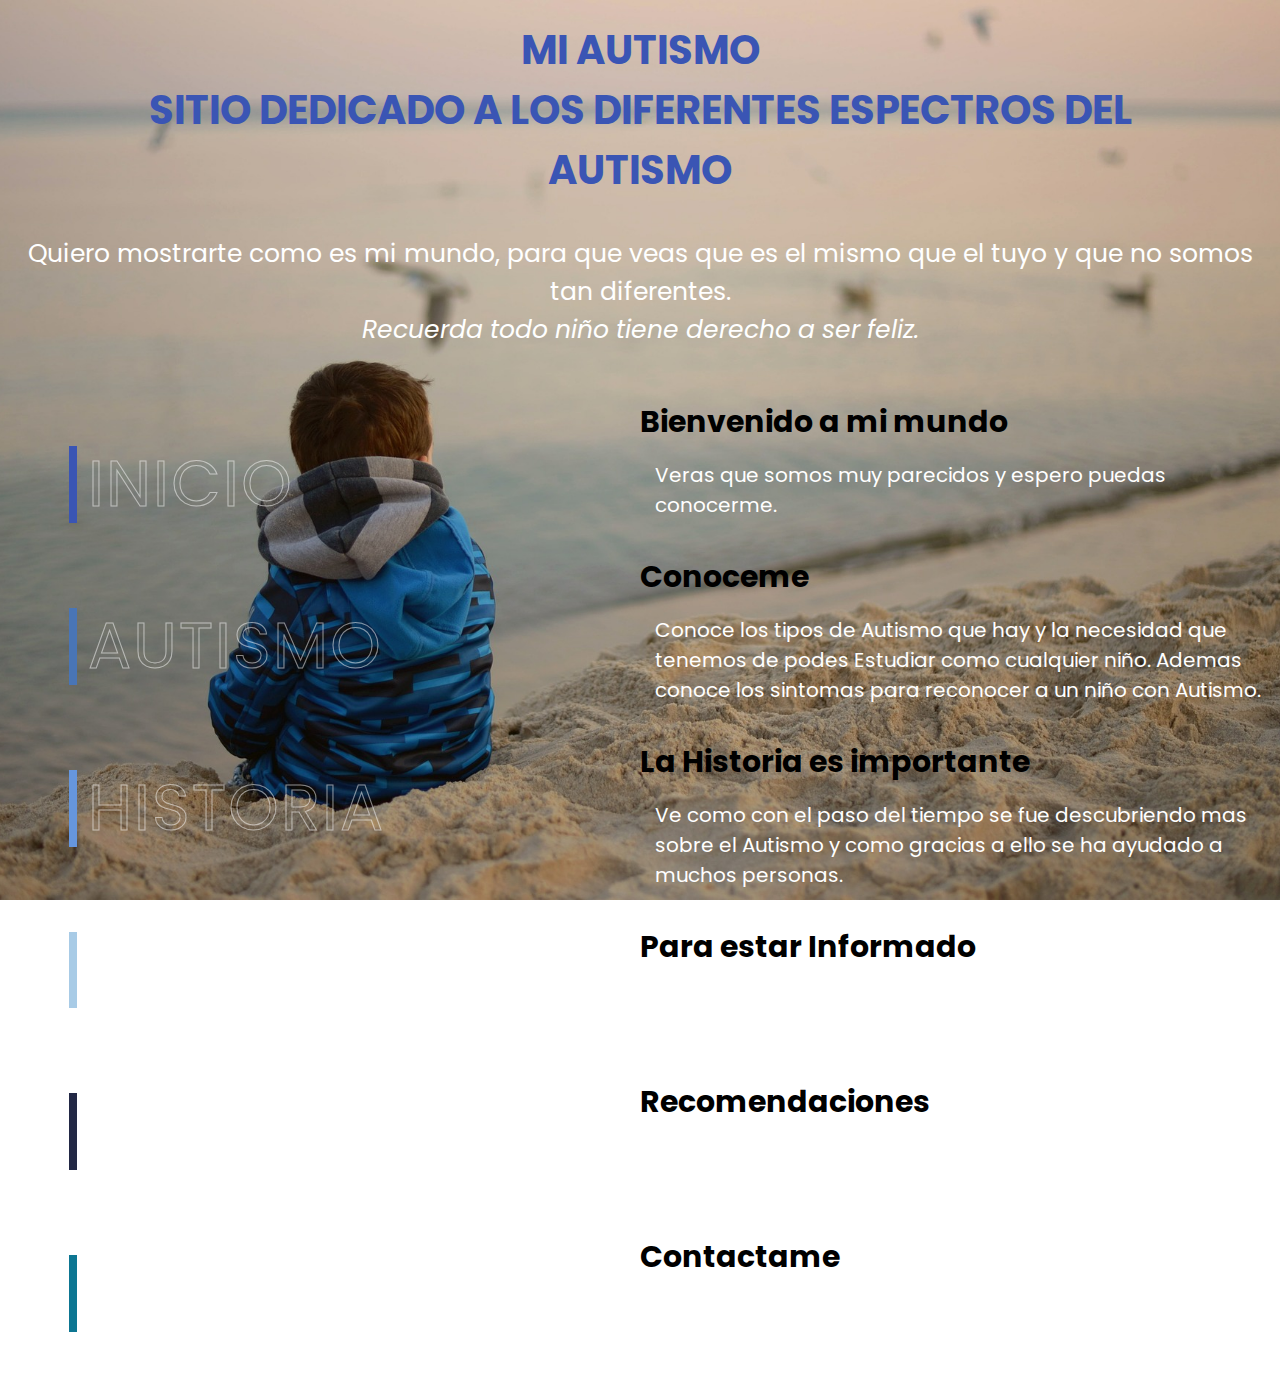
<file: index.html>
<!DOCTYPE html>
<html lang="es">
<head>
    <meta charset="UTF-8">
    <meta http-equiv="X-UA-Compatible" content="IE=edge">
    <meta name="viewport" content="width=device-width, initial-scale=1.0">
    <link rel="stylesheet" href="estilos/estilos.css">
    <title>Mi Autismo</title>
    <link rel="icon" href="img/globos.png">
    <meta name="description" content="Sitio dedicado al Autismo en donde se menciona tipos, historia y algunas recomendaciones para entender un poco más a los Autistas y comprenderlos."> 
    <meta nema="keywords" content="inicio, autismo, historia, informacion, videos, contacto">
</head>
<body class="mihistoria">
    <h1 class="hola">Mi Autismo <br> Sitio dedicado A los diferentes Espectros del Autismo</h1>
    <p class="mundo">Quiero mostrarte como es mi mundo, para que veas que es el mismo que el tuyo y que no somos tan diferentes. <br> <em>Recuerda todo niño tiene derecho a ser feliz.</em></p>
<main class="bienvenido">
    <div class="enlaces">
        <ul>
            <li style="--clr:#3a55b4"><a href="pages/inicio.html" data-text="&nbsp;Inicio">&nbsp;Inicio&nbsp;</a></li><br>
            <li style="--clr:#4975b6"><a href="pages/autismo.html" data-text="&nbsp;Autismo">&nbsp;Autismo&nbsp;</a></li><br>
            <li style="--clr:#6696dd"><a href="pages/historia.html" data-text="&nbsp;Historia">&nbsp;Historia&nbsp;</a></li><br>
            <li style="--clr:#a8cbe6"><a href="pages/informacion.html" data-text="&nbsp;Información">&nbsp;Información&nbsp;</a></li><br>
            <li style="--clr:#222845"><a href="pages/videos.html" data-text="&nbsp;Videos">&nbsp;Videos&nbsp;</a></li><br>
            <li style="--clr:#0d7692"><a href="pages/contacto.html" data-text="&nbsp;Contacto">&nbsp;Contacto&nbsp;</a></li>
        </ul>
    </div>
    <div class="pagina">
        <div class="pag1">
            <h2>Bienvenido a mi mundo</h2>
            <p>Veras que somos muy parecidos y espero puedas conocerme.</p>
        </div>
        <div class="pag2">
            <h2>Conoceme</h2>
            <p>Conoce los tipos de Autismo que hay y la necesidad que tenemos de podes Estudiar como cualquier niño. Ademas conoce los sintomas para reconocer a un niño con Autismo.</p>
        </div>
        <div class="pag3">
            <h2>La Historia es importante</h2>
            <p>Ve como con el paso del tiempo se fue descubriendo mas sobre el Autismo y como gracias a ello se ha ayudado a muchos personas.</p>
        </div>
        <div class="pag4">
            <h2>Para estar Informado</h2>
            <p>Algunos datos sobre centros o Fundaciones para pedir asistencia o información.</p>
        </div>
        <div class="pag5">
            <h2>Recomendaciones</h2>
            <P>Conoce mas sobre el Autismo tanto en la vida real como en ficción.</P>
        </div>
        <div class="pag6">
            <h2>Contactame</h2>
            <p>Estaria buenisimo que nos conozcamos o me cuentes tu historia de vida y quisas seamos Amigos.</p>
        </div>
    </div>
</main>
</body>
</html>
</file>
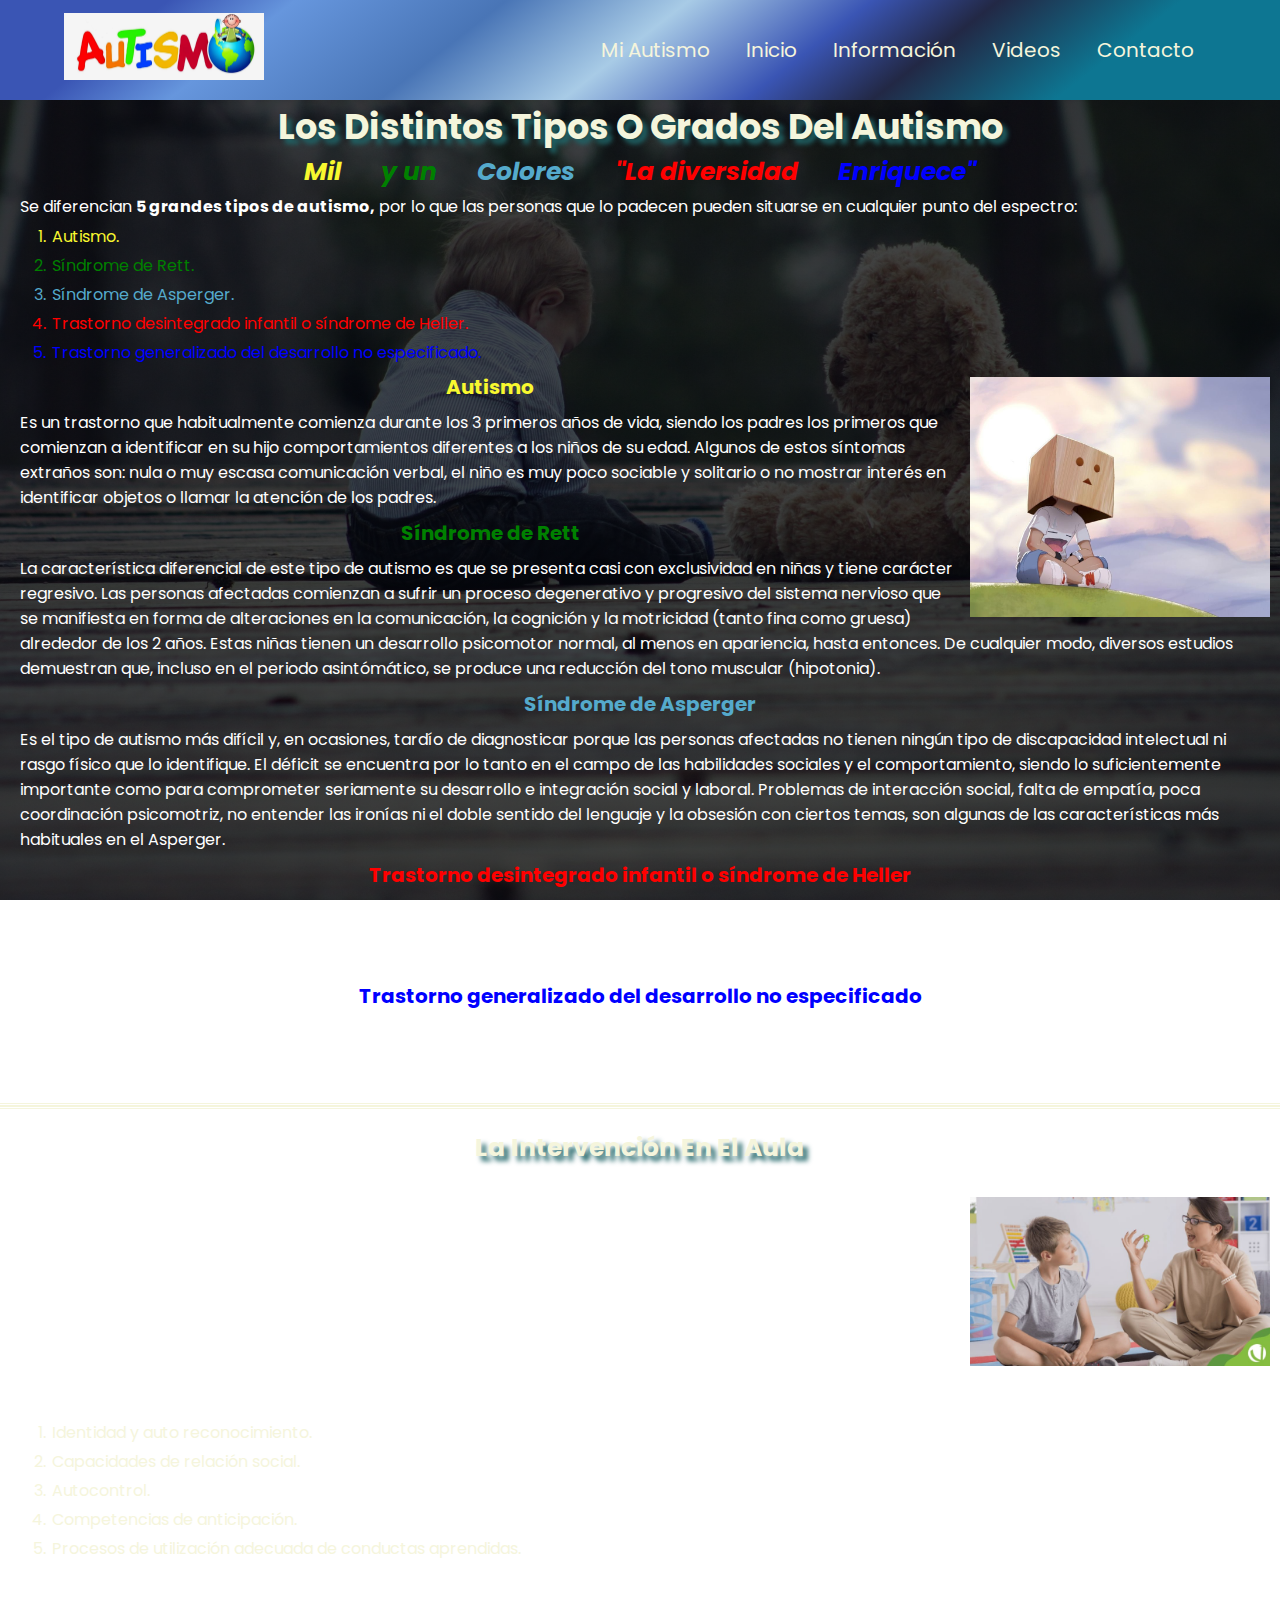
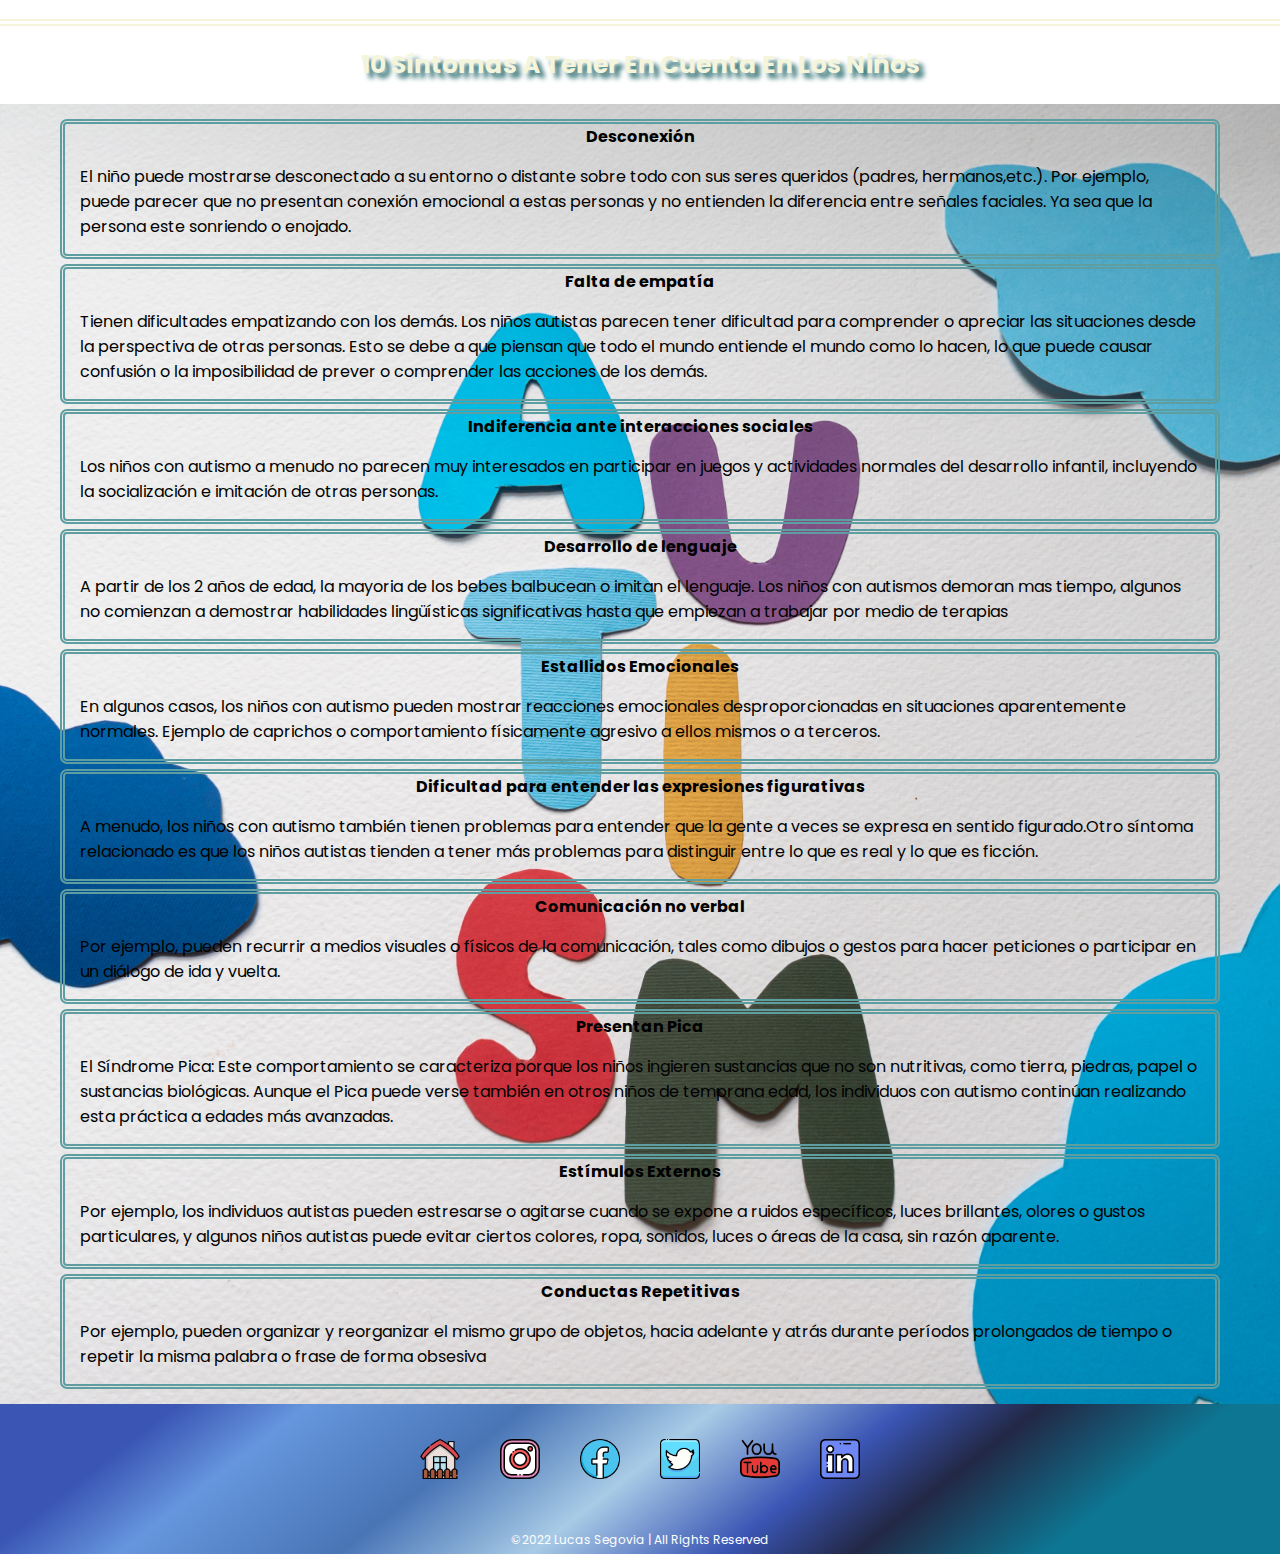
<file: pages/autismo.html>
<!DOCTYPE html>
<html lang="es">
<head>
    <meta charset="UTF-8">
    <meta http-equiv="X-UA-Compatible" content="IE=edge">
    <meta name="viewport" content="width=device-width, initial-scale=1.0">
    <link rel="stylesheet" href="https://cdn.jsdelivr.net/npm/bootstrap@4.6.1/dist/css/bootstrap.min.css" integrity="sha384-zCbKRCUGaJDkqS1kPbPd7TveP5iyJE0EjAuZQTgFLD2ylzuqKfdKlfG/eSrtxUkn" crossorigin="anonymous">
    <link rel="stylesheet" href="../estilos/estilos.css">
    <link href="https://unpkg.com/aos@2.3.1/dist/aos.css" rel="stylesheet">
    <title>Clases de Autismo</title>
    <link rel="icon" href="../img/globos.png">
    <meta name="description" content="Comprender los distintos tipos de grados del Autismo. Comportamiento en el Aula y las señales a tener en cuenta en los Niños."> 
    <meta nema="keywords" content="Autismo, Rett, Asperger, Heller, Trastorno, Aula, Sintomas.">
</head>
<body class="espectro">
    <header>
        <nav class="menu">
            <div class="menu-contenedor">
                <a href="#"><img src="../img/logo.jfif" alt="logo" class="logo" width="200px" data-aos="fade-right"
                    data-aos-offset="300"
                    data-aos-easing="ease-in-sine"></a>
    
                <label for="menu" class="label">
                    <img src="../img/menu.png" alt="logo" class="menu-img" width="40" height="40">
                </label>
                <input type="checkbox" id="menu" class="menu-input">
    
                <div class="menu-menu">
                    <a href="../index.html" class="menu-item">Mi Autismo</a>
                    <a href="inicio.html" class="menu-item">inicio</a>
                    <a href="informacion.html" class="menu-item">información</a>
                    <a href="videos.html" class="menu-item">videos</a>
                    <a href="contacto.html" class="menu-item">contacto</a>
                </div>
            </div>
        </nav>
    </header>
    <main class="autismo">

        <h1>Los distintos tipos o grados del autismo</h1>
        <h2><em class="grado--grado1">Mil</em><em class="grado--grado2">y un</em><em class="grado--grado3">Colores</em><em class="grado--grado4">"La diversidad</em><em class="grado--grado5">Enriquece"</em></h2>
            
            <div class="autismo1">
                <div class="autismo1">
                    <p>Se diferencian <strong>5 grandes tipos de autismo,</strong> por lo que las personas que lo padecen pueden situarse en cualquier punto del espectro:</p>
<!-- INICIO DE DECLARANDO MAPAS -->
                    <ol>
                        <li class="grado--grado1">Autismo.</li>
                        <li class="grado--grado2">Síndrome de Rett.</li>
                        <li class="grado--grado3">Síndrome de Asperger.</li>
                        <li class="grado--grado4">Trastorno desintegrado infantil o síndrome de Heller.</li>
                        <li class="grado--grado5">Trastorno generalizado del desarrollo no especificado.</li>
                    </ol>
<!-- FIN DE DECLARANDO MAPAS -->

<!-- agregando rounded-circle --inicio -->
                    <img src="../img/imagen1.jfif" class="rounded-circle" alt="imagen1" width="300px">
                    
                    <h3 class="grado--grado1">Autismo</h3>
                    <p>Es un trastorno que habitualmente comienza durante los 3 primeros años de vida, siendo los padres los primeros que comienzan a identificar en su hijo comportamientos diferentes a los niños de su edad. Algunos de estos síntomas extraños son: nula o muy escasa comunicación verbal, el niño es muy poco sociable y solitario o no mostrar interés en identificar objetos o llamar la atención de los padres.</p>
                    <h3 class="grado--grado2">Síndrome de Rett</h3>
                    <p>La característica diferencial de este tipo de autismo es que se presenta casi con exclusividad en niñas y tiene carácter regresivo. Las personas afectadas comienzan a sufrir un proceso degenerativo y progresivo del sistema nervioso que se manifiesta en forma de alteraciones en la comunicación, la cognición y la motricidad (tanto fina como gruesa) alrededor de los 2 años. Estas niñas tienen un desarrollo psicomotor normal, al menos en apariencia,  hasta entonces. De cualquier modo, diversos estudios demuestran que, incluso en el periodo asintómático, se produce una reducción del tono muscular (hipotonia).  </p>
                    <h3 class="grado--grado3">Síndrome de Asperger</h3>
                    <p>Es el tipo de autismo más difícil y, en ocasiones, tardío de diagnosticar porque las personas afectadas no tienen ningún tipo de discapacidad intelectual ni rasgo físico que lo identifique. El déficit se encuentra por lo tanto en el campo de las habilidades sociales y el comportamiento, siendo lo suficientemente importante como para comprometer seriamente su desarrollo e integración social y laboral. Problemas de interacción social, falta de empatía, poca coordinación psicomotriz, no entender las ironías ni el doble sentido del lenguaje y la obsesión con ciertos temas, son algunas de las características más habituales en el Asperger.</p>
                    <h3 class="grado--grado4">Trastorno desintegrado infantil o síndrome de Heller</h3>
                    <p>Suele aparecer sobre los 2 años, aunque en ocasiones no se hace evidente hasta pasados los 10. Coincide con los otros tipos de autismo en afectar a las mismas áreas (lenguaje, función social y motricidad), pero se diferencia en su carácter regresivo y repentino, hasta el punto de que en ocasiones el mismo niño se da cuenta del problema, mostrando su preocupación a los padres.</p>
                    <h3 class="grado--grado5">Trastorno generalizado del desarrollo no especificado</h3>
                    <p>Es una etiqueta diagnóstica que se utiliza en aquellos casos en que los síntomas clínicos son demasiado heterogéneos como para ser incluidos en alguno de los otros tipos. También se presentan trastornos de reciprocidad social, problemas severos de comunicación y la existencia de intereses y actividades peculiares, restringidas y estereotipadas.<p>
                </div>
<!-- agregando rounded-circle --fin -->
            </div>

            <h3 class="inicio">La intervención en el aula</h3>

            <div class="autismo2">
<!-- agregando rounded-circle --inicio -->
                <div class="tipo">
                    <img src="../img/aula.jpg" class="rounded-circle" alt="aula" width="300px">
                </div>
<!-- agregando rounded-circle --fin -->
                <div>
                    <p>Lo primero que hay que tener en cuenta es que el autismo no tiene cura, por lo tanto acompañará al niño durante todo su periplo vital. Lo que sí tiene es tratamiento, que de realizarse adecuadamente pueden contribuir eficazmente a su desarrollo y bienestar. El grado de mejoría e integración social de un alumno con autismo no depende exclusivamente de la educación que reciba, puesto que influyen otros muchos factores como: tipo de autismo, grado de afectación y entorno familiar y social. Sin embargo, está demostrado que una educación de calidad, donde se utilicen métodos y terapias adecuadas y estimulantes, y siempre que sea posible en el aula ordinaria, es fundamental en el desarrollo de estos niños. La intervención educativa de un niño autista debe realizarse siempre bajo la supervisión y apoyo de personal especializado o con formación específica. Es muy importante que tenga un enfoque que abarque las siguientes dimensiones básicas:</p>
                    <ol>
                        <li>Identidad y auto reconocimiento.</li>
                        <li>Capacidades de relación social.</li>
                        <li>Autocontrol.</li>
                        <li>Competencias de anticipación.</li>
                        <li>Procesos de utilización adecuada de conductas aprendidas.   </li>
                    </ol>
                    <p>Para lograr estos procesos y competencias, el maestro y los especialistas deben utilizar principalmente: terapias psicomotoras, aprendizaje por imitación y topo tipo de juegos donde prime la experimentación y la implicación de todos los sentidos.</p>
                </div>
            </div>

            <h3 class="inicio">10 Síntomas a tener en cuenta en los niños</h3>

        <div class="autismo3">
            <div class="item">
                <div class="item1">
                    <h4>Desconexión</h4>
                    <p>El niño puede mostrarse desconectado a su entorno o distante sobre todo con sus seres queridos (padres, hermanos,etc.). Por ejemplo, puede parecer que no presentan conexión emocional a estas personas y no entienden la diferencia entre señales faciales. Ya sea que la persona este sonriendo o enojado.</p>
                </div>
                <div class="item2"> 
                    <h4>Falta de empatía</h4>
                    <p>Tienen dificultades empatizando con los demás. Los niños autistas parecen tener dificultad para comprender o apreciar las situaciones desde la perspectiva de otras personas. Esto se debe a que piensan que todo el mundo entiende el mundo como lo hacen, lo que puede causar confusión o la imposibilidad de prever o comprender las acciones de los demás.</p>
                </div>
                <div class="item3"> 
                    <h4>Indiferencia ante interacciones sociales</h4>
                    <p>Los niños con autismo a menudo no parecen muy interesados en participar en juegos y actividades normales del desarrollo infantil, incluyendo la socialización e imitación de otras personas.</p>
                </div>
                <div class="item4"> 
                    <h4>Desarrollo de lenguaje</h4>
                    <p>A partir de los 2 años de edad, la mayoria de los bebes balbucean o imitan el lenguaje. Los niños con autismos demoran mas tiempo, algunos no comienzan a demostrar habilidades lingüísticas significativas hasta que empiezan a trabajar por medio de terapias</p>
                </div>
                <div class="item5"> 
                    <h4>Estallidos Emocionales</h4>
                    <p>En algunos casos, los niños con autismo pueden mostrar reacciones emocionales desproporcionadas en situaciones aparentemente normales. Ejemplo de caprichos o comportamiento físicamente agresivo a ellos mismos o a terceros.</p>
                </div>
                <div class="item6"> 
                    <h4>Dificultad para entender las expresiones figurativas</h4>
                    <p>A menudo, los niños con autismo también tienen problemas para entender que la gente a veces se expresa en sentido figurado.Otro síntoma relacionado es que los niños autistas tienden a tener más problemas para distinguir entre lo que es real y lo que es ficción.</p>
                </div>
                <div class="item7"> 
                    <h4>Comunicación no verbal</h4>
                    <p>Por ejemplo, pueden recurrir a medios visuales o físicos de la comunicación, tales como dibujos o gestos para hacer peticiones o participar en un diálogo de ida y vuelta.</p>
                </div>
                <div class="item8"> 
                    <h4>Presentan Pica</h4>
                    <p>El Síndrome Pica: Este comportamiento se caracteriza porque los niños ingieren sustancias que no son nutritivas, como tierra, piedras, papel o sustancias biológicas. Aunque el Pica puede verse también en otros niños de temprana edad, los individuos con autismo continúan realizando esta práctica a edades más avanzadas.</p>
                </div>
                <div class="item9"> 
                    <h4>Estímulos Externos</h4>
                    <p>Por ejemplo, los individuos autistas pueden estresarse o agitarse cuando se expone a ruidos específicos, luces brillantes, olores o gustos particulares, y algunos niños autistas puede evitar ciertos colores, ropa, sonidos, luces o áreas de la casa, sin razón aparente.</p>
                </div>
                <div class="item10"> 
                    <h4>Conductas Repetitivas</h4>
                    <p>Por ejemplo, pueden organizar y reorganizar el mismo grupo de objetos, hacia adelante y atrás durante períodos prolongados de tiempo o repetir la misma palabra o frase de forma obsesiva</p>
                </div>
            </div>
        </div>
    </main>
    <footer class="footer">
        <ul>
            <li><a href="../index.html"><img src="../img/home.png" alt="home" width="40px"></a></li>
            <li><a href="https://www.instagram.com/apadeacentral/" target="_blank"><img src="../img/instagram (1).png" alt="instagram" width="40px"></a></li>
            <li><a href="https://www.facebook.com/apadeacentral/" target="_blank"><img src="../img/face.png" alt="facebook" width="40px"></a></li>
            <li><a href="https://twitter.com/APAdeAAutismo"target="_blank"><img src="../img/twitter.png" alt="twitter" width="40px"></a></li>
            <li><a href="https://www.youtube.com/channel/UCxzhOrw2Bi7ekxMjtB7N77w" target="_blank"><img src="../img/youtube.png" alt="youtube" width="40px"></a></li>
            <li><a href="https://www.linkedin.com/company/apadea-central/" target="_blank"><img src="../img/linkedin.png" alt="linkedin" width="40px"></a></li>
        </ul><br>
        <p>©2022 Lucas Segovia | All Rights  Reserved</p>
    </footer>
    <script src="https://unpkg.com/aos@2.3.1/dist/aos.js"></script>
    <script>
        AOS.init();
    </script>
    <script src="https://cdn.jsdelivr.net/npm/jquery@3.5.1/dist/jquery.slim.min.js" integrity="sha384-DfXdz2htPH0lsSSs5nCTpuj/zy4C+OGpamoFVy38MVBnE+IbbVYUew+OrCXaRkfj" crossorigin="anonymous"></script>
    <script src="https://cdn.jsdelivr.net/npm/popper.js@1.16.1/dist/umd/popper.min.js" integrity="sha384-9/reFTGAW83EW2RDu2S0VKaIzap3H66lZH81PoYlFhbGU+6BZp6G7niu735Sk7lN" crossorigin="anonymous"></script>
    <script src="https://cdn.jsdelivr.net/npm/bootstrap@4.6.1/dist/js/bootstrap.min.js" integrity="sha384-VHvPCCyXqtD5DqJeNxl2dtTyhF78xXNXdkwX1CZeRusQfRKp+tA7hAShOK/B/fQ2" crossorigin="anonymous"></script>
</body>
</html>
</file>
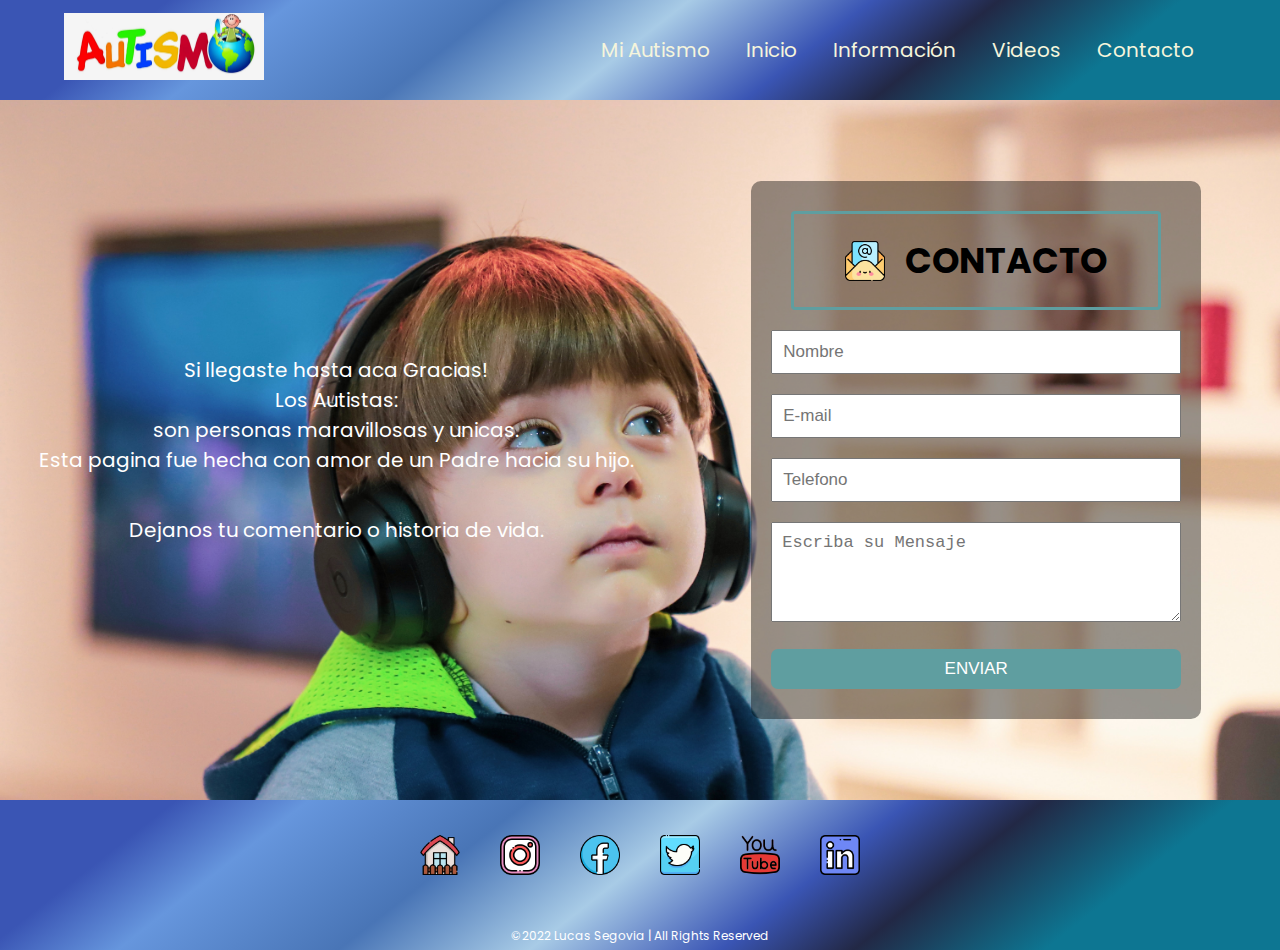
<file: pages/contacto.html>
<!DOCTYPE html>
<html lang="es">
<head>
    <meta charset="UTF-8">
    <meta http-equiv="X-UA-Compatible" content="IE=edge">
    <meta name="viewport" content="width=device-width, initial-scale=1.0">
    <link rel="stylesheet" href="https://cdn.jsdelivr.net/npm/bootstrap@4.6.1/dist/css/bootstrap.min.css" integrity="sha384-zCbKRCUGaJDkqS1kPbPd7TveP5iyJE0EjAuZQTgFLD2ylzuqKfdKlfG/eSrtxUkn" crossorigin="anonymous">
    <link rel="stylesheet" href="../estilos/estilos.css">
    <link href="https://unpkg.com/aos@2.3.1/dist/aos.css" rel="stylesheet">
    <title>Contactanos</title>
    <link rel="icon" href="../img/globos.png">
    <meta name="description" content="Ponte en contacto para conocer tu historia y compartirla. O para consultar sobre alguna información."> 
    <meta nema="keywords" content="Formulario, Contacto, Historia, Nombre, E-mail, Mensaje.">
</head>
<body>
    <header>
        <nav class="menu">
            <div class="menu-contenedor">
                <a href="autismo.html"><img src="../img/logo.jfif" alt="logo" class="logo" width="200px" data-aos="fade-right"
                    data-aos-offset="300"
                    data-aos-easing="ease-in-sine"></a>
    
                <label for="menu" class="label">
                    <img src="../img/menu.png" alt="logo" class="menu-img" width="40" height="40">
                </label>
                <input type="checkbox" id="menu" class="menu-input">
    
                <div class="menu-menu">
                    <a href="../index.html" class="menu-item">Mi Autismo</a>
                    <a href="inicio.html" class="menu-item">inicio</a>
                    <a href="informacion.html" class="menu-item">información</a>
                    <a href="videos.html" class="menu-item">videos</a>
                    <a href="#" class="menu-item">contacto</a>
                </div>
            </div>
        </nav>
    </header>
    <main class="formulario">
        <div class="texto-final">
            <p>Si llegaste hasta aca Gracias! <br> Los Autistas: <br> son personas maravillosas y unicas. <br>Esta pagina fue hecha con amor de un Padre hacia su hijo.</p>
            <p>Dejanos tu comentario o historia de vida.</p>
        </div>
        <div class="contacto1">
            <form action="">
            <div class="mail">
                <img src="../img/001-email.png" alt="correo" width="40px">
                <h1>CONTACTO</h1>
            </div>
                <input type="text" name="Nombre" placeholder="Nombre">
                <input type="email" name="correo" placeholder="E-mail">
                <input type="number" name="Telefono" placeholder="Telefono">
                <textarea name="mensaje" placeholder="Escriba su Mensaje"></textarea>
                <input type="button" value="ENVIAR" id="boton">
            </form>
        </div>
    </main>
    <footer class="footer">
        <ul>
            <li><a href="../index.html"><img src="../img/home.png" alt="home" width="40px"></a></li>
            <li><a href="https://www.instagram.com/apadeacentral/" target="_blank"><img src="../img/instagram (1).png" alt="instagram" width="40px"></a></li>
            <li><a href="https://www.facebook.com/apadeacentral/" target="_blank"><img src="../img/face.png" alt="facebook" width="40px"></a></li>
            <li><a href="https://twitter.com/APAdeAAutismo"target="_blank"><img src="../img/twitter.png" alt="twitter" width="40px"></a></li>
            <li><a href="https://www.youtube.com/channel/UCxzhOrw2Bi7ekxMjtB7N77w" target="_blank"><img src="../img/youtube.png" alt="youtube" width="40px"></a></li>
            <li><a href="https://www.linkedin.com/company/apadea-central/" target="_blank"><img src="../img/linkedin.png" alt="linkedin" width="40px"></a></li>
        </ul><br>
        <p>©2022 Lucas Segovia | All Rights  Reserved</p>
    </footer>
    <script src="https://unpkg.com/aos@2.3.1/dist/aos.js"></script>
    <script>
        AOS.init();
    </script>
    <script src="https://cdn.jsdelivr.net/npm/jquery@3.5.1/dist/jquery.slim.min.js" integrity="sha384-DfXdz2htPH0lsSSs5nCTpuj/zy4C+OGpamoFVy38MVBnE+IbbVYUew+OrCXaRkfj" crossorigin="anonymous"></script>
    <script src="https://cdn.jsdelivr.net/npm/popper.js@1.16.1/dist/umd/popper.min.js" integrity="sha384-9/reFTGAW83EW2RDu2S0VKaIzap3H66lZH81PoYlFhbGU+6BZp6G7niu735Sk7lN" crossorigin="anonymous"></script>
    <script src="https://cdn.jsdelivr.net/npm/bootstrap@4.6.1/dist/js/bootstrap.min.js" integrity="sha384-VHvPCCyXqtD5DqJeNxl2dtTyhF78xXNXdkwX1CZeRusQfRKp+tA7hAShOK/B/fQ2" crossorigin="anonymous"></script>
</body>
</html>
</file>
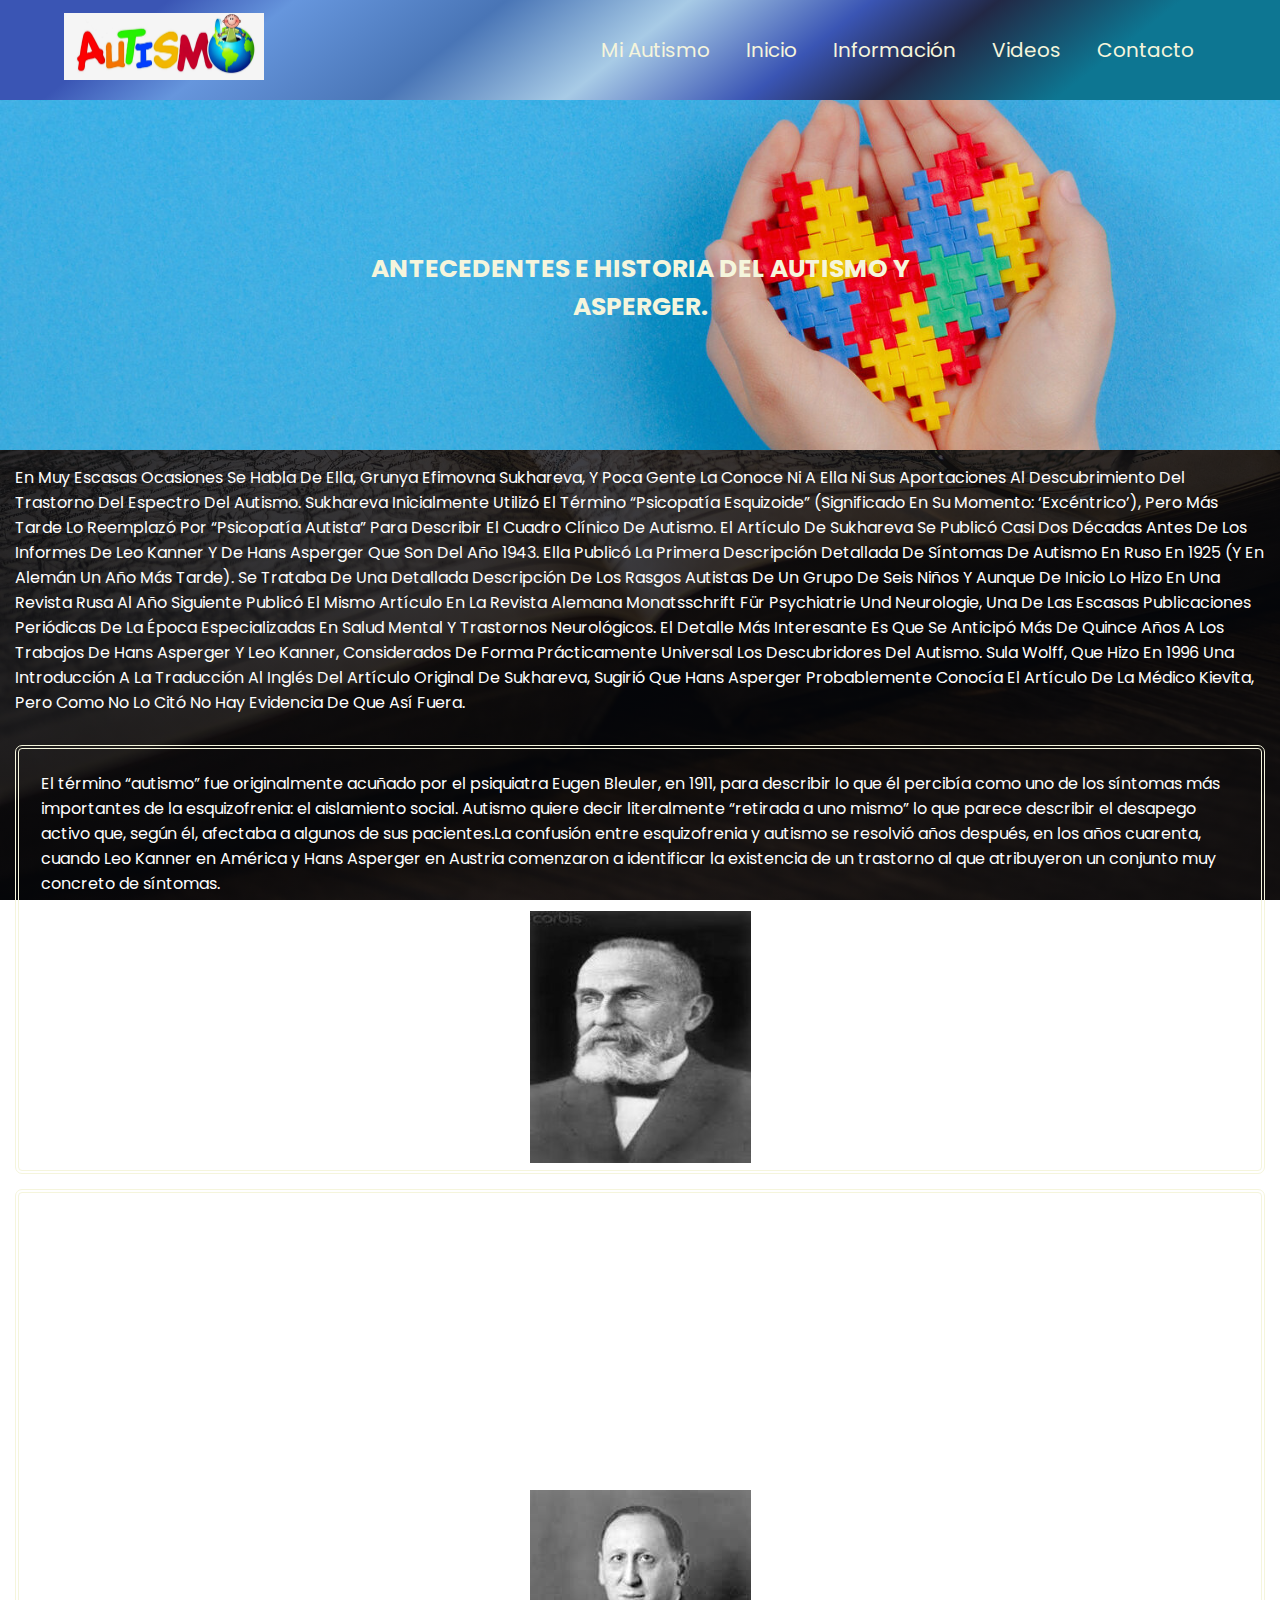
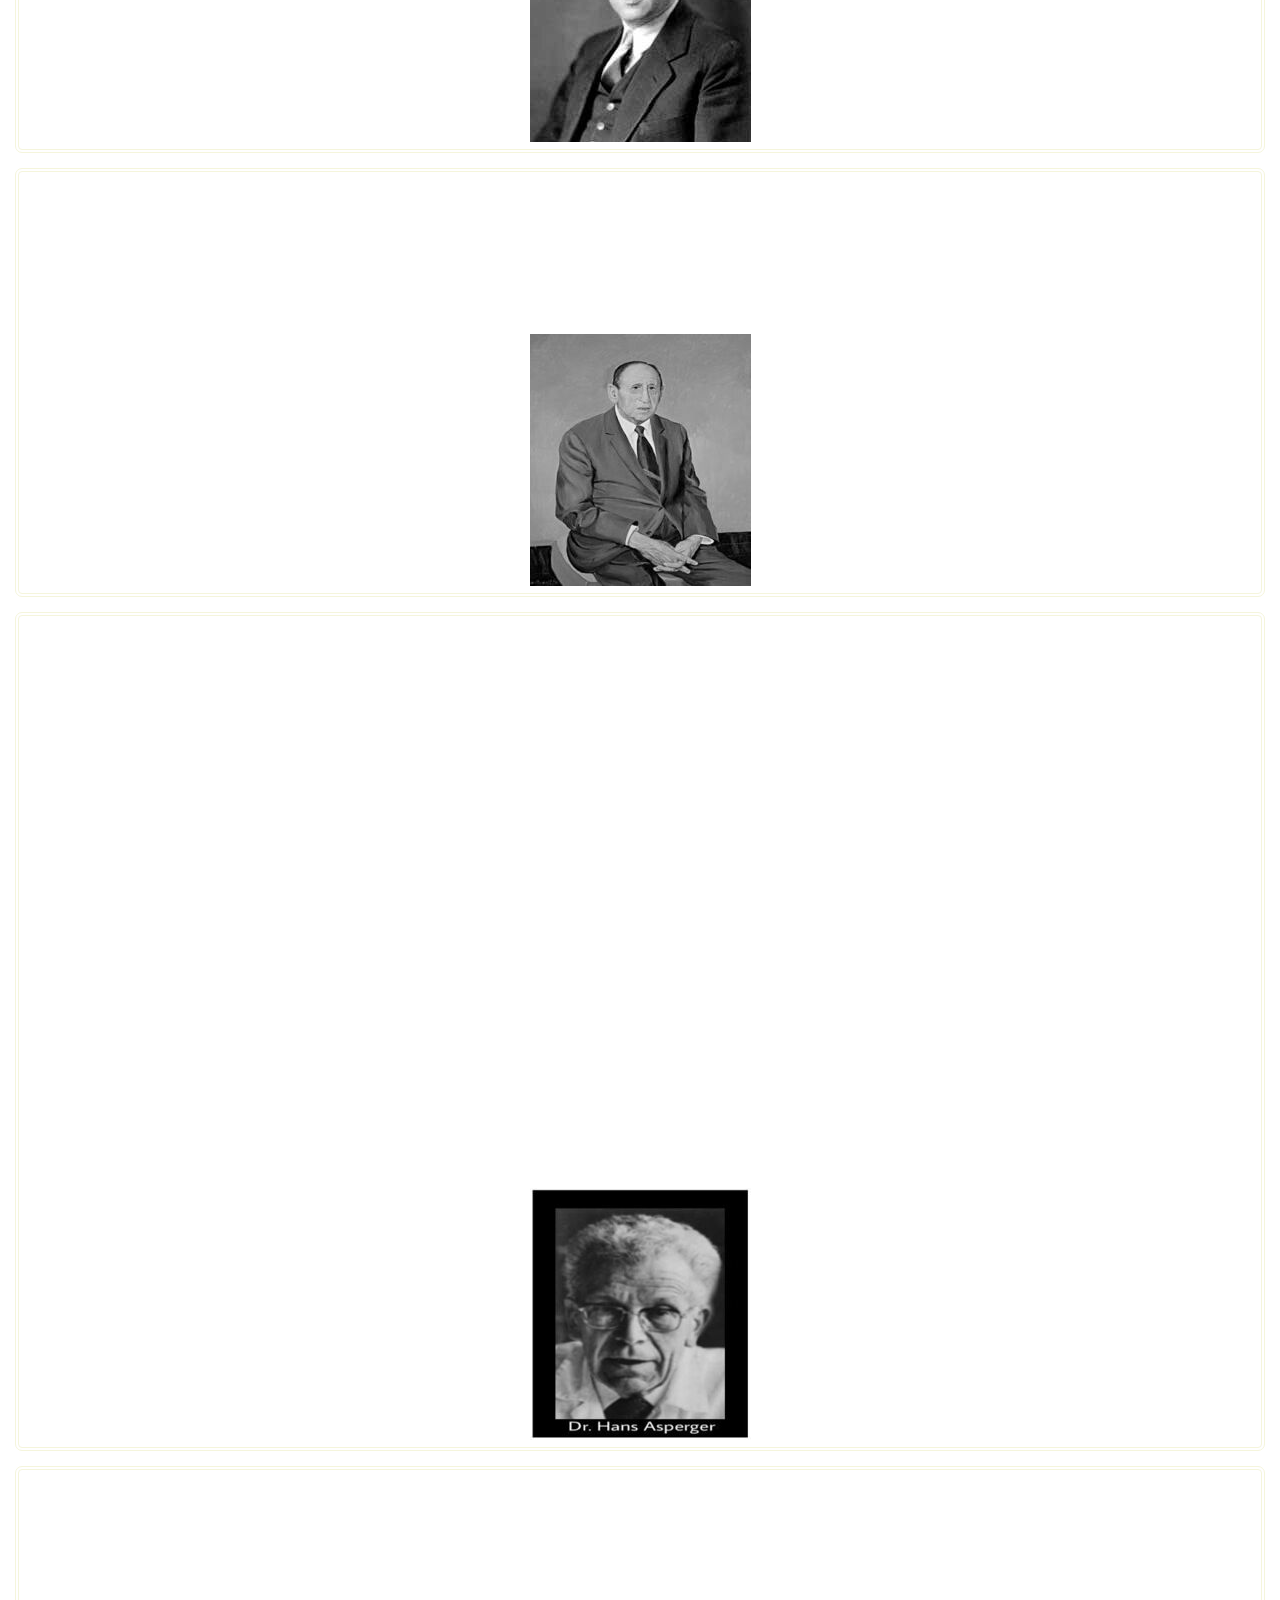
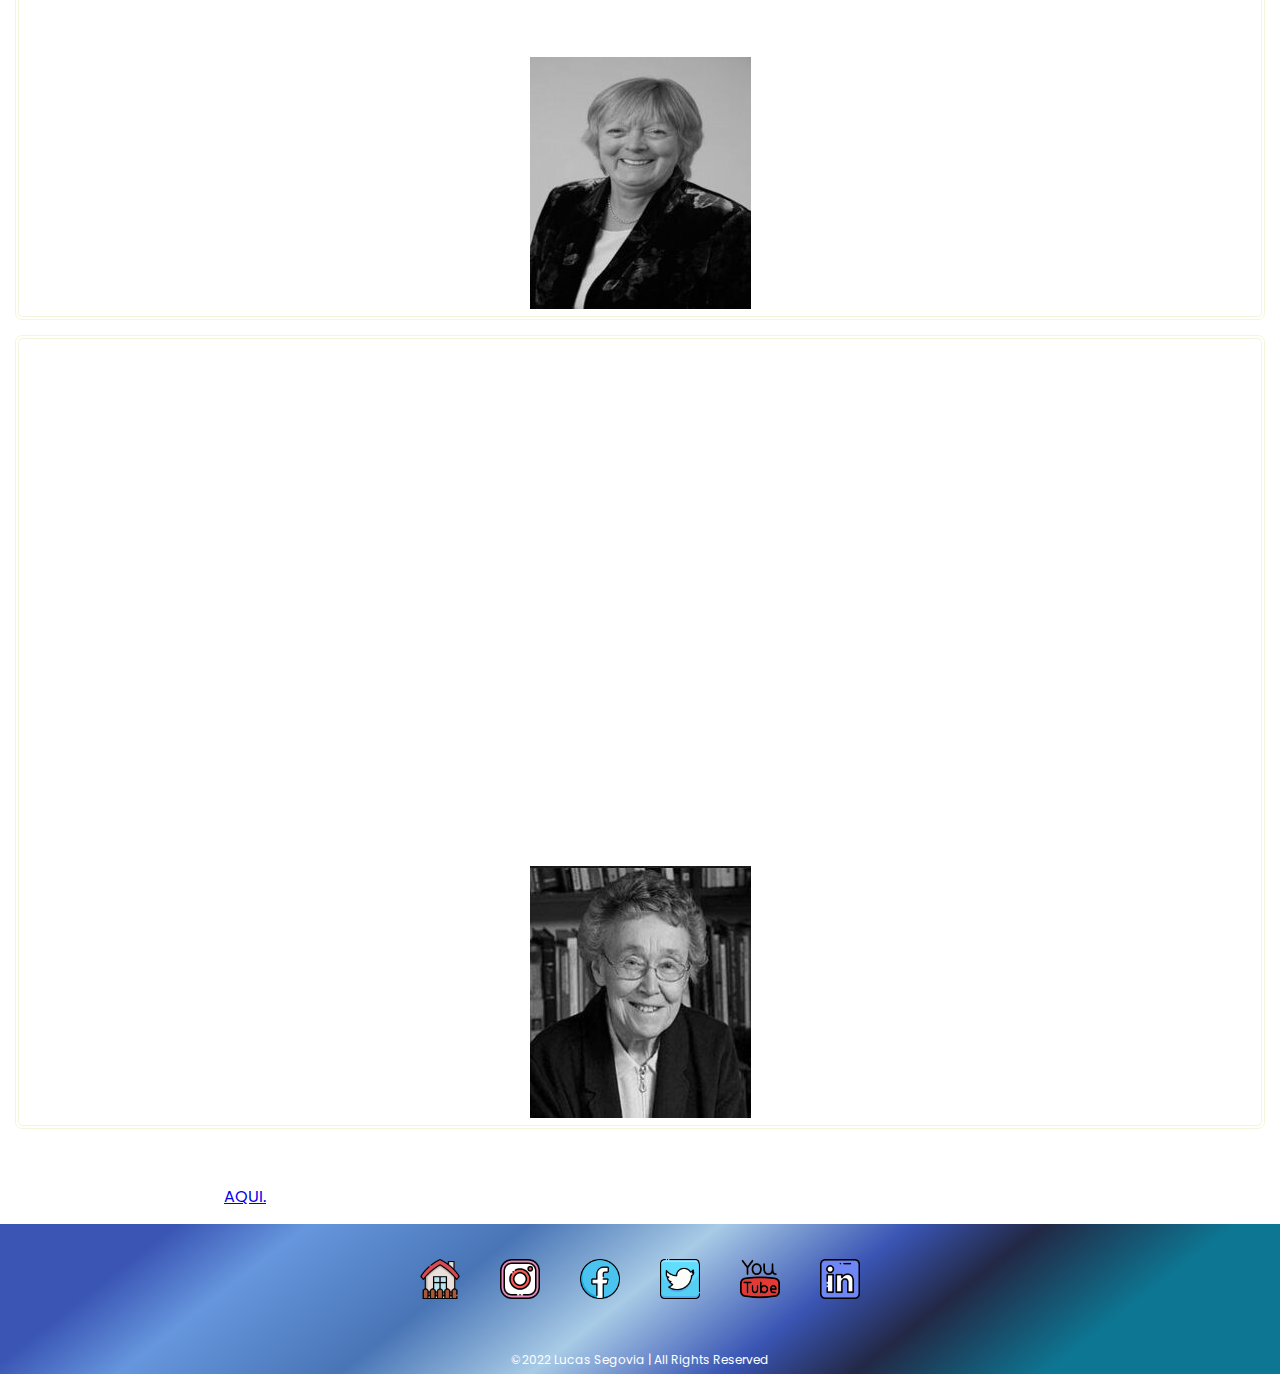
<file: pages/historia.html>
<!DOCTYPE html>
<html lang="es">
<head>
    <meta charset="UTF-8">
    <meta http-equiv="X-UA-Compatible" content="IE=edge">
    <meta name="viewport" content="width=device-width, initial-scale=1.0">
    <link rel="stylesheet" href="https://cdn.jsdelivr.net/npm/bootstrap@4.6.1/dist/css/bootstrap.min.css" integrity="sha384-zCbKRCUGaJDkqS1kPbPd7TveP5iyJE0EjAuZQTgFLD2ylzuqKfdKlfG/eSrtxUkn" crossorigin="anonymous">
    <link rel="stylesheet" href="../estilos/estilos.css">
    <link href="https://unpkg.com/aos@2.3.1/dist/aos.css" rel="stylesheet">
    <title>Historia del Autismo</title>
    <link rel="icon" href="../img/globos.png">
    <meta name="description" content="Cronología e historia sobre el Autismo y Asperger desde sus comienzos hasta la actualidad."> 
    <meta nema="keywords" content="Bleuler, Kanner, Hans Asperger, Gould, Wing, Mundo Asperger.">
</head>
<body class="libro">
    <header>
        <nav class="menu">
            <div class="menu-contenedor">
                <a href="autismo.html"><img src="../img/logo.jfif" alt="logo" class="logo" width="200px" data-aos="fade-right"
                    data-aos-offset="300"
                    data-aos-easing="ease-in-sine"></a>
    
                <label for="menu" class="label">
                    <img src="../img/menu.png" alt="logo" class="menu-img" width="40" height="40">
                </label>
                <input type="checkbox" id="menu" class="menu-input">
    
                <div class="menu-menu">
                    <a href="../index.html" class="menu-item">Mi Autismo</a>
                    <a href="inicio.html" class="menu-item">inicio</a>
                    <a href="informacion.html" class="menu-item">información</a>
                    <a href="videos.html" class="menu-item">videos</a>
                    <a href="contacto.html" class="menu-item">contacto</a>
                </div>
            </div>
        </nav>
    </header>
    <div class="historia0">
        <h1 class="historia">Antecedentes E Historia Del Autismo y <br> Asperger.</h1>
    </div>
            <p class="historia1">En Muy Escasas Ocasiones Se Habla De Ella, Grunya Efimovna Sukhareva, Y Poca Gente La Conoce Ni A Ella Ni Sus Aportaciones Al Descubrimiento Del Trastorno Del Espectro Del Autismo. Sukhareva Inicialmente Utilizó El Término “Psicopatía Esquizoide” (Significado En Su Momento: ‘Excéntrico’), Pero Más Tarde Lo Reemplazó Por “Psicopatía Autista” Para Describir El Cuadro Clínico De Autismo. El Artículo De Sukhareva Se Publicó Casi Dos Décadas Antes De Los Informes De Leo Kanner Y De Hans Asperger Que Son Del Año 1943. Ella Publicó La Primera Descripción Detallada De Síntomas De Autismo En Ruso En 1925 (Y En Alemán Un Año Más Tarde). Se Trataba De Una Detallada Descripción De Los Rasgos Autistas De Un Grupo De Seis Niños Y Aunque De Inicio Lo Hizo En Una Revista Rusa Al Año Siguiente Publicó El Mismo Artículo En La Revista Alemana Monatsschrift Für Psychiatrie Und Neurologie, Una De Las Escasas Publicaciones Periódicas De La Época Especializadas En Salud Mental Y Trastornos Neurológicos. El Detalle Más Interesante Es Que Se Anticipó Más De Quince Años A Los Trabajos De Hans Asperger Y Leo Kanner, Considerados De Forma Prácticamente Universal Los Descubridores Del Autismo. Sula Wolff, Que Hizo En 1996 Una Introducción A La Traducción Al Inglés Del Artículo Original De Sukhareva, Sugirió Que Hans Asperger Probablemente Conocía El Artículo De La Médico Kievita, Pero Como No Lo Citó No Hay Evidencia De Que Así Fuera.</p>
<!-- agregando container-fluid --inicio -->  
    <div class="container-fluid">
        <article class="row">
            <section class="col-md-12">
                <div class="doctor">
                    <p>El término “autismo” fue originalmente acuñado por el psiquiatra Eugen Bleuler, en 1911, para describir lo que él percibía como uno de los síntomas más importantes de la esquizofrenia: el aislamiento social. Autismo quiere decir literalmente “retirada a uno mismo” lo que parece describir el desapego activo que, según él, afectaba a algunos de sus pacientes.La confusión entre esquizofrenia y autismo se resolvió años después, en los años cuarenta, cuando Leo Kanner en América y Hans Asperger en Austria comenzaron a identificar la existencia de un trastorno al que atribuyeron un conjunto muy concreto de síntomas.</p>
                </div>
                <div class="imagen">
                    <img src="../img/historia1.jpg" alt="foto1">
                </div>
            </section>
        </article>
        <article class="row">
            <section class="col-md-12">
                <div class="doctor">
                    <p>Kanner, por ejemplo, partía de la premisa de que esos niños (entonces se creía que solo afectaba a varones) estaban experimentando esquizofrenia infantil, aunque era consciente de que no exhibían todos los síntomas de la esquizofrenia. El artículo de Kanner fue publicado en Inglaterra donde el término “autismo infantil” llegó a ser ampliamente utilizado en los años 50 y 60. En 1943 Leo Kanner extrajo las tres características fundamentales, principales o primarias, de lo que dio en llamar “autismo infantil precoz”, que recibió luego el nombre de “autismo clásico” o “autismo de Kanner”, y las clasificó como:</p>
                <ol>
                    <li>la dificultad para la interacción social recíproca;</li>
                    <li>las alteraciones del lenguaje y de la comunicación tanto en el plano expresivo como en el receptivo;</li>
                    <li>la insistencia obsesiva en la invarianza, es decir, la necesidad de que nada cambie y todo permanezca igual.</li>
                </ol>
                </div>
                <div class="imagen">
                    <img src="../img/historia2.jpg" alt="foto2">
                </div>
            </section>
        </article>
        <article class="row">
            <section class="col-md-12">
                <div class="doctor">
                    <p>Identificó, además, otras características secundarias o asociadas, que pueden estar o no presentes, es decir, que no siempre aparecen, y que incluirían los problemas de alimentación y sueño, los problemas de conducta, la ausencia de rasgos físicos que denoten discapacidad, una memoria excelente, una expresión facial inteligente, la hipersensibilidad a ciertos estímulos o la procedencia de padres con un alto nivel de inteligencia. La descripción que realizó en 1943, basada en cuatro casos clínicos de niños que tenían dificultades para integrarse socialmente, detalló la «psicopatía autista» como fundamentalmente marcada por el aislamiento social.</p>
                </div>
                <div class="imagen">
                    <img src="../img/historia3.jpg" alt="foto3">
                </div>
            </section>
        </article>
        <article class="row">
            <section class="col-md-12">
                <div class="doctor">
                    <p>Hans Asperger, por su parte, identificó un trastorno de personalidad que afectaba a algunos de los niños referidos por la clínica psiquiátrica infantil pero que estaban descritos imperfectamente por el término autismo. Sin conocimiento de los estudios de Kanner Asperger daba a conocer la descripción de un grupo de niños que presentaban como característica común una marcada discapacidad para la interacción social, a pesar de su aparente adecuación cognitiva y verbal, y reunían una serie de características clínicas que daban lugar a lo que él denominó originalmente “psicopatía autística” y que eran extraordinariamente coincidentes con las características que Kanner había descrito. En su estudio identificó un patrón de comportamiento y habilidades, percibido predominantemente en niños varones, que incluía cierta ausencia de empatía; reducida habilidad para las relaciones sociales y dificultad para hacer amigos; conversaciones solitarias; un profundo arraigo a un interés especial; movimientos torpes o problemas con la coordinación motora e imaginación deteriorada. Años más tarde Asperger leyó acerca del trabajo de Leo Kanner y argumentó, si bien con poca convicción, que habían identificado síndromes diferentes pero con unas grandes coincidencias. La presencia de tres tipos de disfunciones, cuyo grado puede ir de relativamente moderado a severo, sería la que define clínicamente todos los trastornos del espectro autista junto a las dificultades para comprender la conducta social de los demás:</p>
                <ol>
                    <li>problemas con las conexiones y habilidades sociales,</li>
                    <li>dificultades para el uso del lenguaje con fines comunicativos y</li>
                    <li>ciertas características de comportamiento y de estilo relacionadas con rasgos repetitivos o perseverantes o con una limitada pero intensa gama de intereses.
                    No se puede poner en duda que su perspicaz identificación del autismo fue extraordinariamente adelantada para su tiempo. Tanto los criterios del DSM como los de la CIE ( Clasificación Internacional de Enfermedades de la Organización Mundial de la Salud) para el trastorno autístico se sustentan en la misma concepción del autismo. ¡Pero cuidado! Si bien en las primeras descripciones ya enfatizaban los tres aspectos antes citados,<strong>actualmente no se puede aceptar la base psicológica</strong>ante la sólida evidencia de su base orgánica, proporcionada por los estudios genéticos, neurofisiológicos, neuropatológicos, neurorradiológicos y bioquímicos.</li>
                </ol>
                </div>
                <div class="imagen">
                    <img src="../img/historia4.jpg" alt="foto4">
                </div>
            </section>
        </article>
        <article class="row">
            <section class="col-md-12">
                <div class="doctor">
                    <p>Judith Gould y Lorna Wing, en los años 70, llegaron a la conclusión de que existe un continuo autista, diferentes grados de afectación con diferentes patologías asociadas, y en 1981 Lorna Wing usó el término “síndrome de Asperger” por primera vez para describir a un subgrupo de pacientes dentro del citado continuo autista. Gracias a ella el término llegó a ser usado ampliamente en el mundo de habla inglesa en donde los estudios de Hans Asperger habían sido ampliamente ignorados. Ese mismo año publicó una revisión del trabajo de Asperger describiendo el síndrome, con el objetivo de extender los límites diagnósticos del autismo, incluyendo un grupo de personas que manifiestan un trastorno social primario, de naturaleza autista, pero que no cumplen la totalidad de criterios diagnósticos del autismo.</p>
                </div>
                <div class="imagen">
                    <img src="../img/historia5.jpg" alt="foto5">
                </div>
            </section>
        </article>
        <article class="row">
            <section class="col-md-12">
                <div class="doctor">
                    <p>Este trabajo permitió a Lorna Wing señalar por primera vez las principales características clínicas del síndrome de Asperger:</p>
                    <ol>
                        <li>Interacción social inapropiada con rasgos ingenuos y unipolares. No hay empatía ni reciprocidad. La capacidad para hacer amigos se encuentra muy limitada y en algunos casos es incapaz de establecer lazos afectivos.</li>
                        <li>Habla: no se observa retraso en su inicio; sin embargo el contenido es extraño, pedante y estereotipado. La comunicación verbal es poca o nula. Se pueden observar voz monótona, gestos inapropiados o poca expresión facial.</li>
                        <li>Presentan resistencia al cambio y gusto por actividades repetitivas. Ante algunos temas u objetos se les encuentra absortos.</li>
                        <li>Sus movimientos o posturas son extraños y mal coordinados. En algunas ocasiones, son estereotipados.</li>
                        <li>Presentan buena memoria de repetición e intereses especiales y muy limitados. Este punto, a nenudo, se ha traducido erróneamente como «falta de imaginación».</li>
                    </ol>
                    <p>La hipótesis de un continuo autistafue propuesta por Wing para recoger y explicar los distintos grados de afectación en la interacción social, la comunicación y «la imaginación» de modo que, en un extremo del continuo, se situaría el desarrollo normal y, en el otro extremo, el autismo de Kanner. Con esta aportación se empezó a considerar el autismo como un continuo en el que se altera cualitativamente un conjunto de dimensiones: los trastornos de la relación social; el trastorno de la comunicación y la falta de flexibilidad mental. De acuerdo a su hipótesis las personas con síndrome de Asperger no presentarían problemas en uno de los tres elementos de la tríada: las dificultades de comunicación y lenguaje. Además tendrían el desarrollo cognoscitivo conservado. Habría afectación, no obstante, en la interacción social y por la aparición de un interés restringido de actividades e interés.</p>
                    </div>
                <div class="imagen">
                    <img src="../img/historia6.jpg" alt="foto6">
                </div>
            </section>
        </article>
    </div>
<!-- agregando container-fluid --fin -->
        <p class="historia1">Este texto es un extracto del libro Mundo Asperger y otros mundos, de Sacha Sánchez-Pardíñez, publicado por MuNDo AsPeRGeR en 2016. Puede leer las primeras páginas del libro <a href="https://mundoasperger.com/busca-lo-que-necesites-en-mundoasperger-com/">AQUI.</a></p>
        <footer class="footer">
            <ul>
                <li><a href="../index.html"><img src="../img/home.png" alt="home" width="40px"></a></li>
                <li><a href="https://www.instagram.com/apadeacentral/" target="_blank"><img src="../img/instagram (1).png" alt="instagram" width="40px"></a></li>
                <li><a href="https://www.facebook.com/apadeacentral/" target="_blank"><img src="../img/face.png" alt="facebook" width="40px"></a></li>
                <li><a href="https://twitter.com/APAdeAAutismo"target="_blank"><img src="../img/twitter.png" alt="twitter" width="40px"></a></li>
                <li><a href="https://www.youtube.com/channel/UCxzhOrw2Bi7ekxMjtB7N77w" target="_blank"><img src="../img/youtube.png" alt="youtube" width="40px"></a></li>
                <li><a href="https://www.linkedin.com/company/apadea-central/" target="_blank"><img src="../img/linkedin.png" alt="linkedin" width="40px"></a></li>
            </ul><br>
            <p>©2022 Lucas Segovia | All Rights  Reserved</p>
        </footer>
    <script src="https://unpkg.com/aos@2.3.1/dist/aos.js"></script>
    <script>
        AOS.init();
    </script>
    <script src="https://cdn.jsdelivr.net/npm/jquery@3.5.1/dist/jquery.slim.min.js" integrity="sha384-DfXdz2htPH0lsSSs5nCTpuj/zy4C+OGpamoFVy38MVBnE+IbbVYUew+OrCXaRkfj" crossorigin="anonymous"></script>
    <script src="https://cdn.jsdelivr.net/npm/popper.js@1.16.1/dist/umd/popper.min.js" integrity="sha384-9/reFTGAW83EW2RDu2S0VKaIzap3H66lZH81PoYlFhbGU+6BZp6G7niu735Sk7lN" crossorigin="anonymous"></script>
    <script src="https://cdn.jsdelivr.net/npm/bootstrap@4.6.1/dist/js/bootstrap.min.js" integrity="sha384-VHvPCCyXqtD5DqJeNxl2dtTyhF78xXNXdkwX1CZeRusQfRKp+tA7hAShOK/B/fQ2" crossorigin="anonymous"></script>
</body>
</html>
</file>
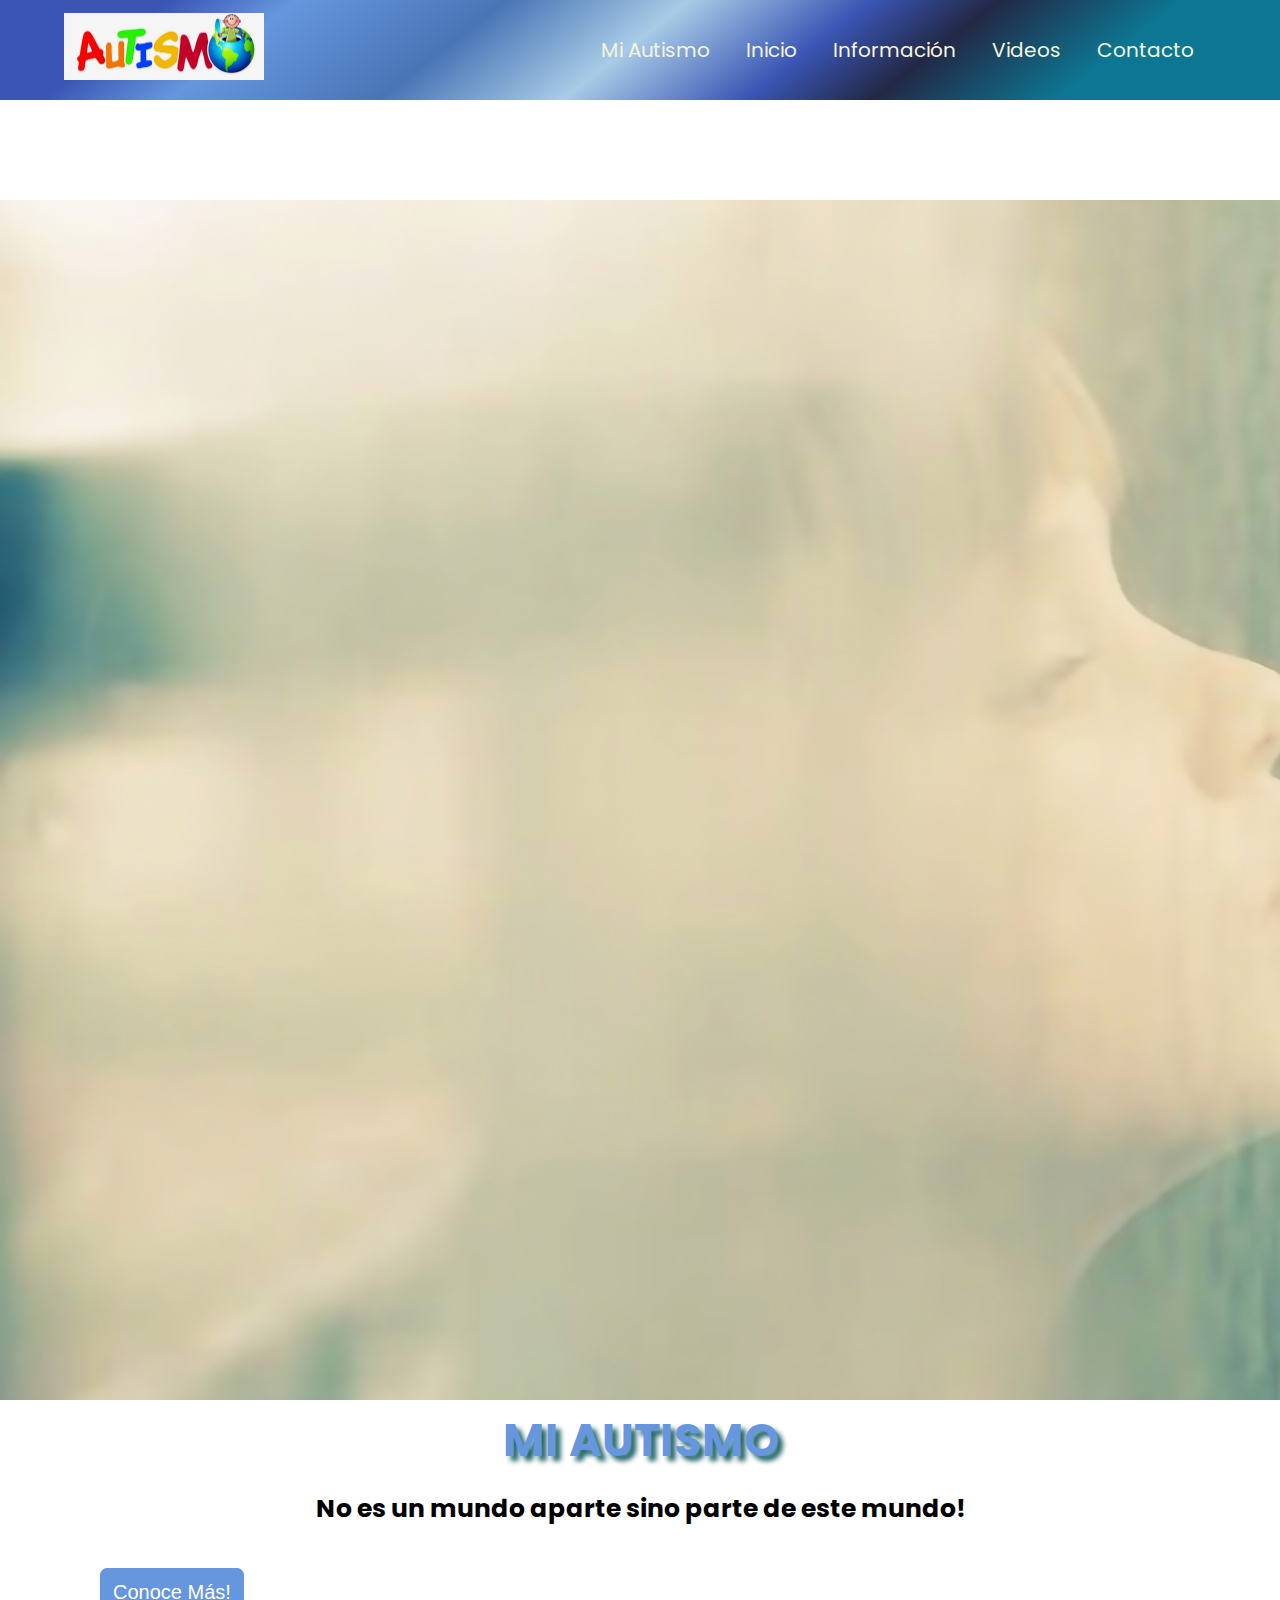
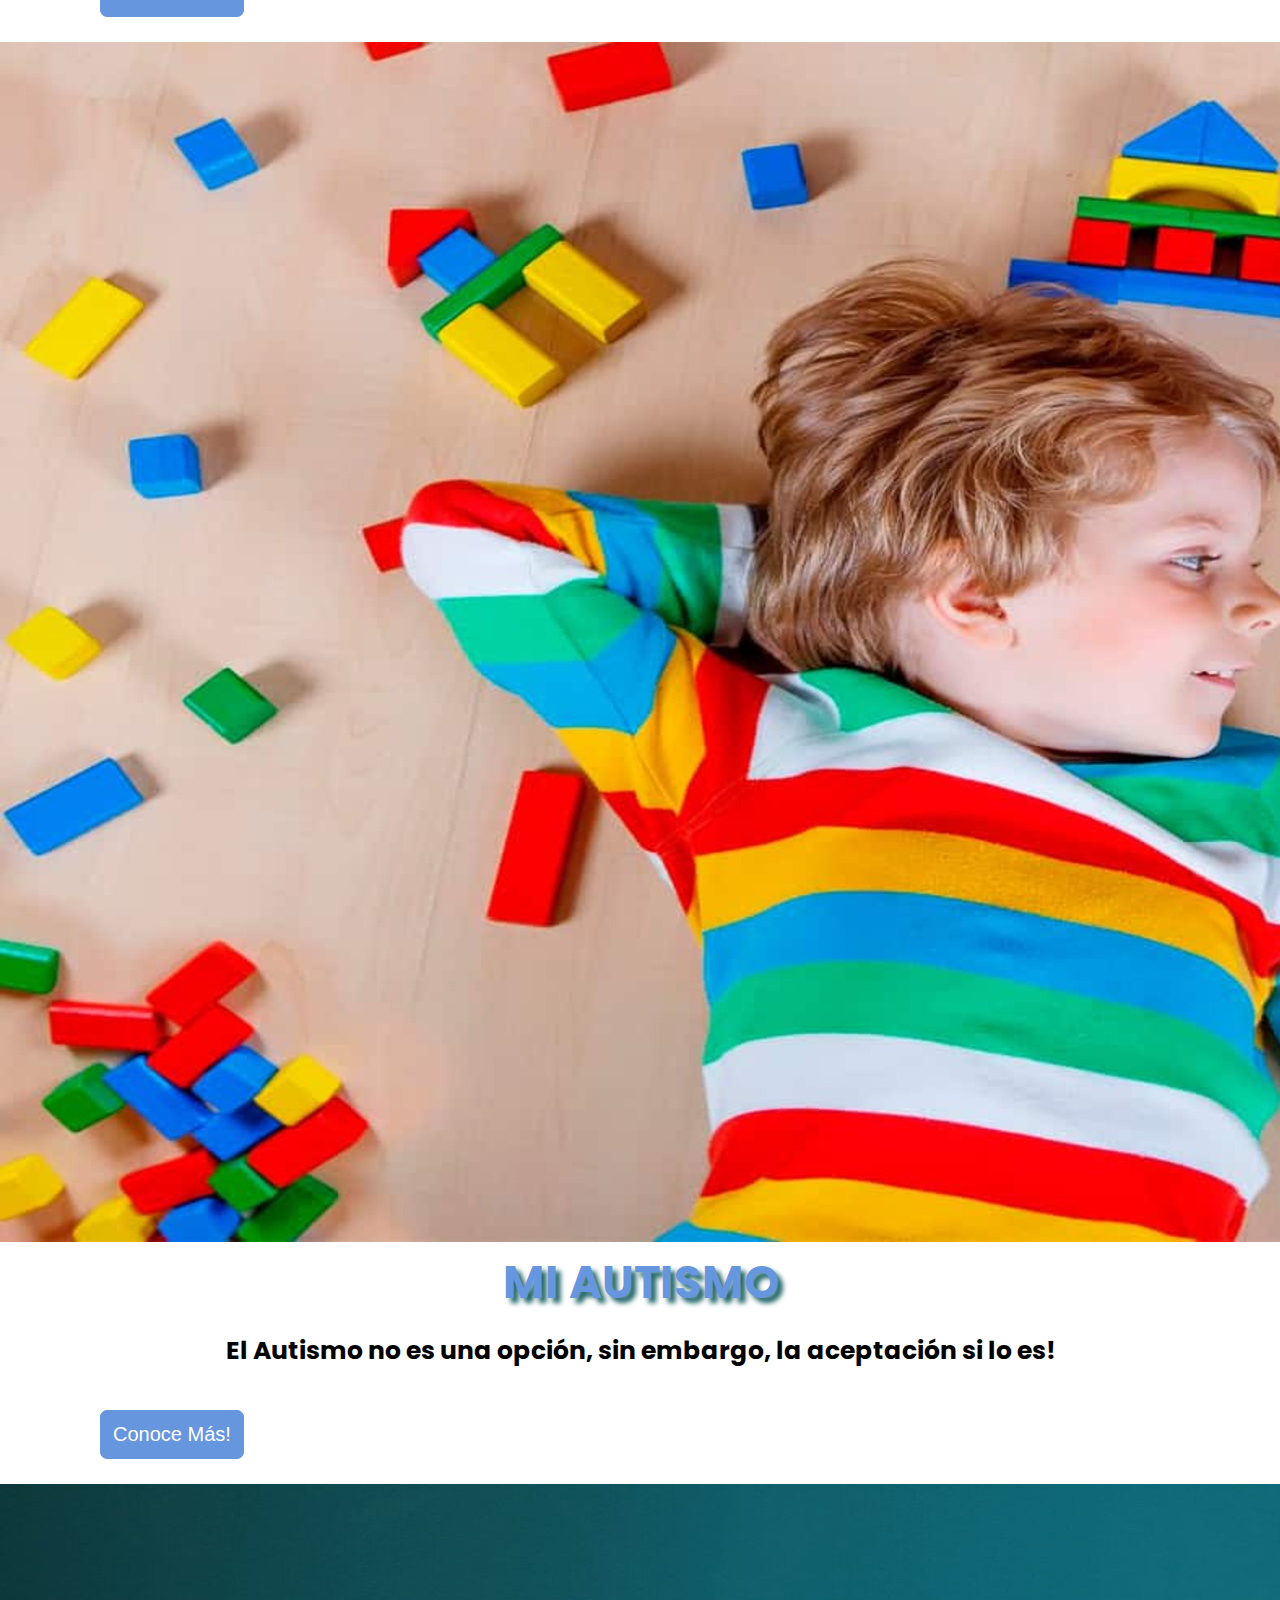
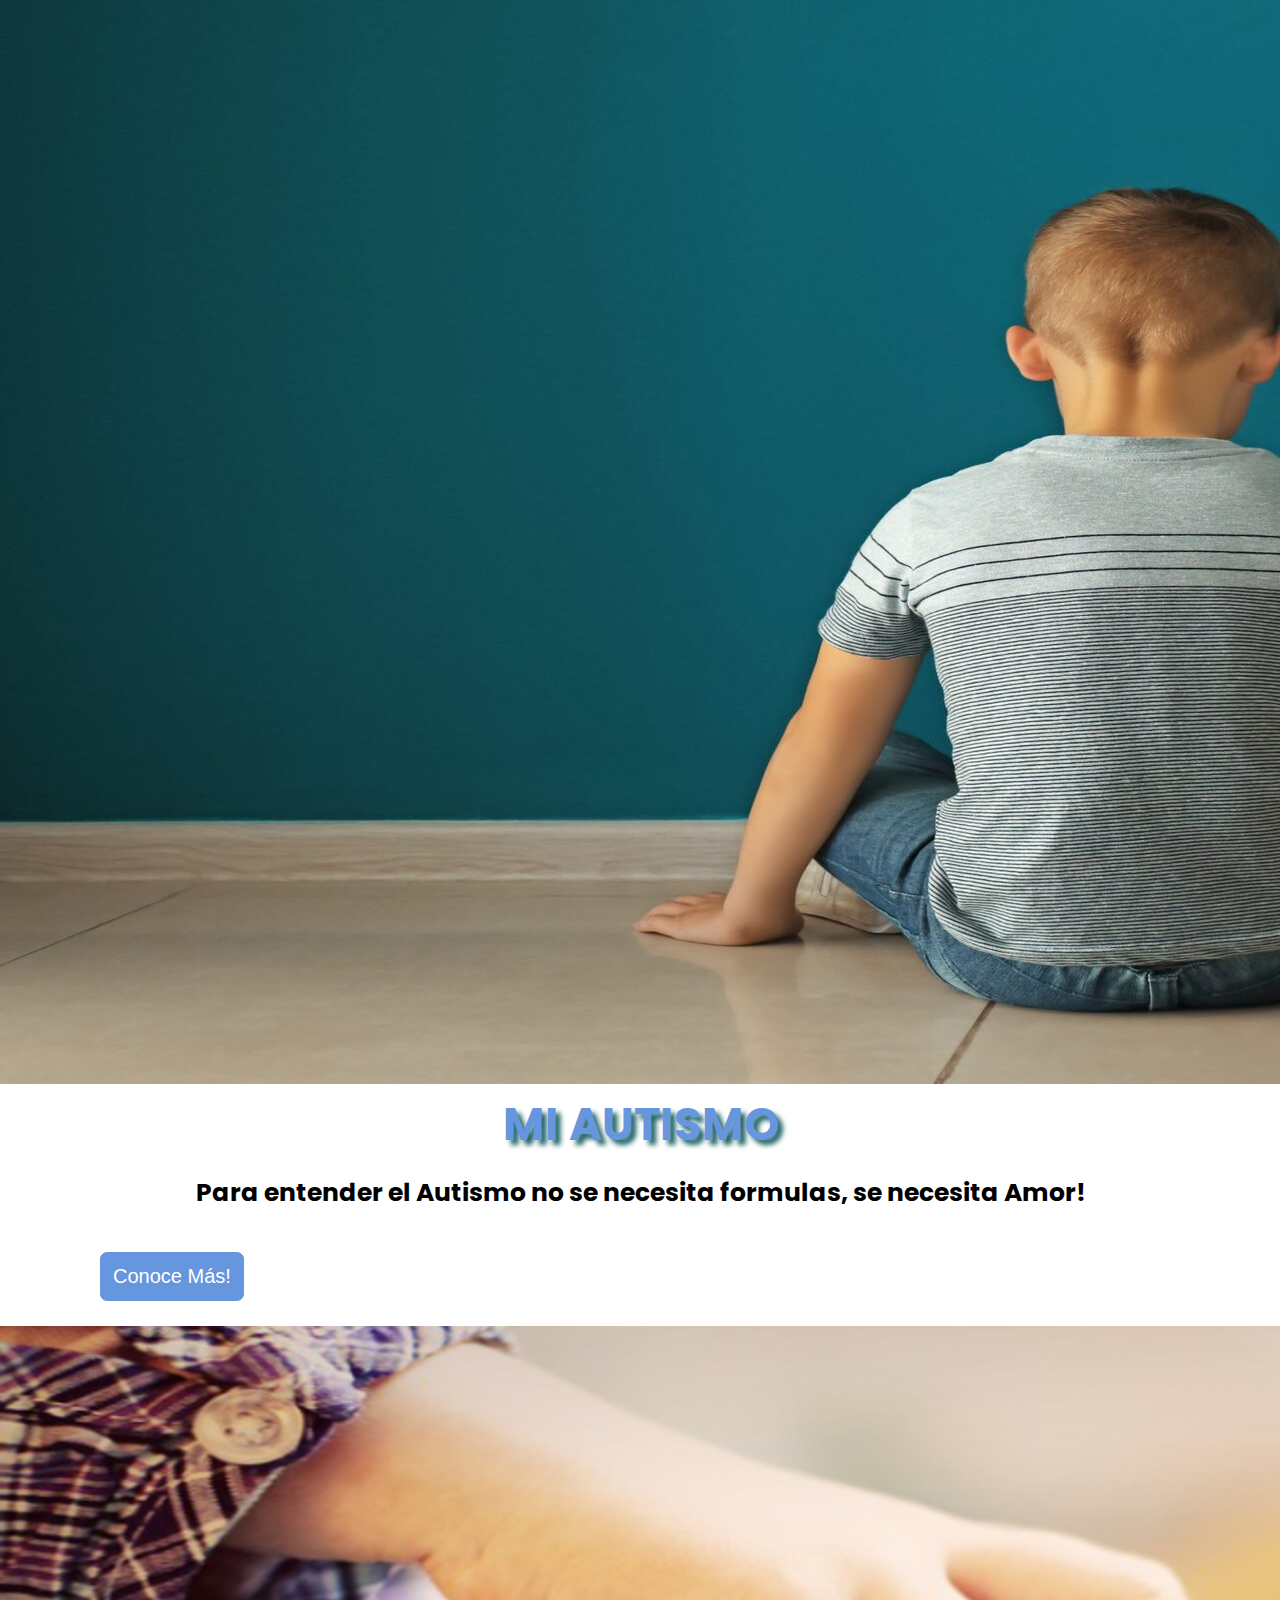
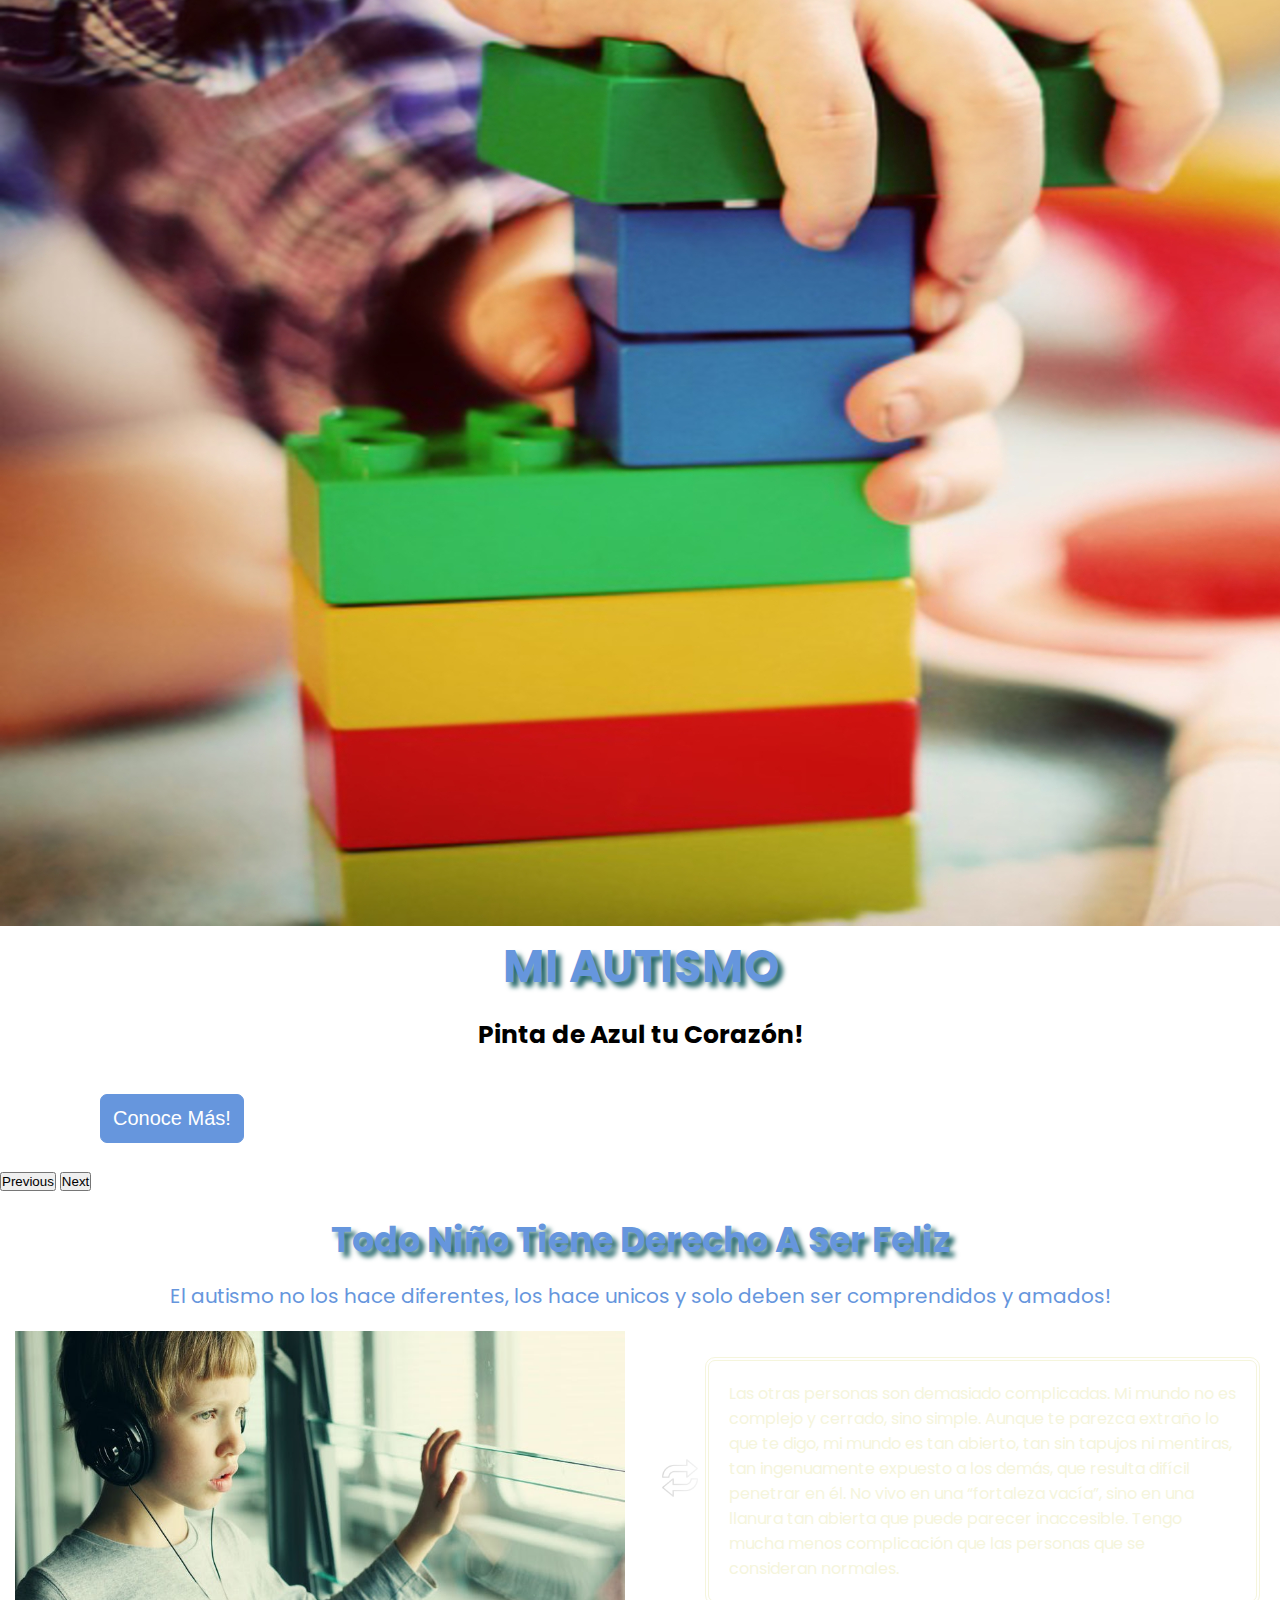
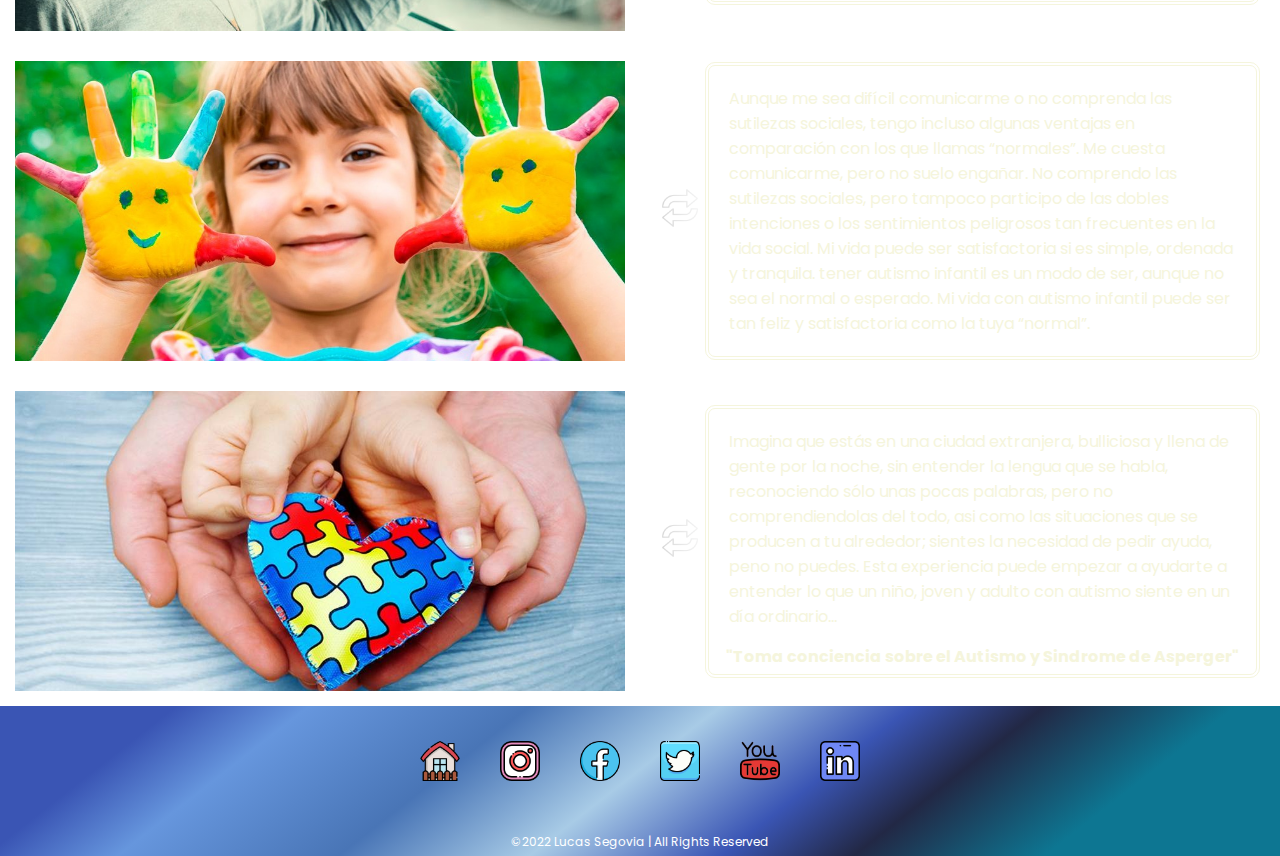
<file: pages/inicio.html>
<!DOCTYPE html>
<html lang="es">
<head>
    <meta charset="UTF-8">
    <meta http-equiv="X-UA-Compatible" content="IE=edge">
    <meta name="viewport" content="width=device-width, initial-scale=1.0">
    <link rel="stylesheet" href="https://cdn.jsdelivr.net/npm/bootstrap@4.6.1/dist/css/bootstrap.min.css" integrity="sha384-zCbKRCUGaJDkqS1kPbPd7TveP5iyJE0EjAuZQTgFLD2ylzuqKfdKlfG/eSrtxUkn" crossorigin="anonymous">
    <link rel="stylesheet" href="../estilos/estilos.css">
    <link href="https://unpkg.com/aos@2.3.1/dist/aos.css" rel="stylesheet">
    <title>Bienvenido</title>
    <link rel="icon" href="../img/globos.png">
    <meta name="description" content="Conoce el Espectro de Autismo y todas las variantes que contiene el mismo y comprende que realmente no hay diferencias."> 
    <meta nema="keywords" content="Autismo, Niño, Derechos, Asperger, Entender, Infantil">
</head>
<body>
    <header>
        <nav class="menu">
            <div class="menu-contenedor">
                <a href="autismo.html"><img src="../img/logo.jfif" alt="logo" class="logo" width="200px" data-aos="fade-right"
                    data-aos-offset="300"
                    data-aos-easing="ease-in-sine"></a>
    
                <label for="menu" class="label">
                    <img src="../img/menu.png" alt="logo" class="menu-img" width="40" height="40">
                </label>
                <input type="checkbox" id="menu" class="menu-input">
    
                <div class="menu-menu">
                    <a href="../index.html" class="menu-item">Mi Autismo</a>
                    <a href="#" class="menu-item">inicio</a>
                    <a href="informacion.html" class="menu-item">información</a>
                    <a href="videos.html" class="menu-item">videos</a>
                    <a href="contacto.html" class="menu-item">contacto</a>
                </div>
            </div>
        </nav>
    </header>

<!-- agregando carrusel --inicio -->

    <main class="hero">
        <div id="carouselExampleCaptions" class="carousel slide" data-ride="carousel">
            <ol class="carousel-indicators">
                <li data-target="#carouselExampleCaptions" data-slide-to="0" class="active"></li>
                <li data-target="#carouselExampleCaptions" data-slide-to="1"></li>
                <li data-target="#carouselExampleCaptions" data-slide-to="2"></li>
                <li data-target="#carouselExampleCaptions" data-slide-to="3"></li>
            </ol>
            <div class="carousel-inner">
                <div class="carousel-item active">
                    <img src="../img/slider1.jpg" class="w-100" alt="carrousel1">
                    <div class="carousel-caption">
                        <h1>Mi Autismo</h1>
                        <p>No es un mundo aparte sino parte de este mundo!</p>
                        <a href="historia.html"><button>Conoce Más!</button></a>
                    </div>
                </div>
                <div class="carousel-item">
                    <img src="../img/slider2.jpg" class="w-100" alt="carrousel2">
                    <div class="carousel-caption">
                        <h2>Mi Autismo</h2>
                        <p>El Autismo no es una opción, sin embargo, la aceptación si lo es!</p>
                        <a href="historia.html"><button>Conoce Más!</button></a>
                    </div>
                </div>
                <div class="carousel-item">
                    <img src="../img/slider3.jpg" class="w-100" alt="carrousel3">
                    <div class="carousel-caption">
                        <h2>Mi Autismo</h2>
                        <p>Para entender el Autismo no se necesita formulas, se necesita Amor!</p>
                        <a href="historia.html"><button>Conoce Más!</button></a>
                    </div>
                </div>
                <div class="carousel-item">
                    <img src="../img/slider4.jpg" class="w-100" alt="carrousel4">
                    <div class="carousel-caption">
                        <h2>Mi Autismo</h2>
                        <p>Pinta de Azul tu Corazón!</p>
                        <a href="historia.html"><button>Conoce Más!</button></a>
                    </div>
                </div>
            </div>
            <button class="carousel-control-prev" type="button" data-target="#carouselExampleCaptions" data-slide="prev">
                <span class="carousel-control-prev-icon" aria-hidden="true"></span>
                <span class="sr-only">Previous</span>
            </button>
            <button class="carousel-control-next" type="button" data-target="#carouselExampleCaptions" data-slide="next">
                <span class="carousel-control-next-icon" aria-hidden="true"></span>
                <span class="sr-only">Next</span>
            </button>
        </div>
    </main>

<!-- agregando carrusel --fin -->
<article class="niño">
    <section class="titulo">
        <h2>todo niño tiene derecho a ser feliz</h2>
        <p>El autismo no los hace diferentes, los hace unicos y solo deben ser comprendidos y amados!</p>
    </section>
    <section class="foto">
        <div class="foto1"> </div>
        <div class="text1">
            <div>
                <img class="flecha" src="../img/flechas.png" alt="flecha" width="40px">
            </div>
            <div class="text">
                <p>Las otras personas son demasiado complicadas. Mi mundo no es complejo y cerrado, sino simple. Aunque te parezca extraño lo que te digo, mi mundo es tan abierto, tan sin tapujos ni mentiras, tan ingenuamente expuesto a los demás, que resulta difícil penetrar en él. No vivo en una “fortaleza vacía”, sino en una llanura tan abierta que puede parecer inaccesible. Tengo mucha menos complicación que las personas que se consideran normales.</p>
            </div>
        </div>
        <div class="text2">
            <div class="text">
                <p>Aunque me sea difícil comunicarme o no comprenda las sutilezas sociales, tengo incluso algunas ventajas en comparación con los que llamas “normales”. Me cuesta comunicarme, pero no suelo engañar. No comprendo las sutilezas sociales, pero tampoco participo de las dobles intenciones o los sentimientos peligrosos tan frecuentes en la vida social. Mi vida puede ser satisfactoria si es simple, ordenada y tranquila. tener autismo infantil es un modo de ser, aunque no sea el normal o esperado. Mi vida con autismo infantil puede ser tan feliz y satisfactoria como la tuya “normal”.</p>
            </div>
            <div>
                <img class="flecha" src="../img/flechas.png" alt="flecha" width="40px">
            </div>
        </div>
        <div class="foto2"> </div>
        <div class="foto3"> </div>
        <div class="text3">
            <div>
                <img class="flecha" src="../img/flechas.png" alt="flecha" width="40px">
            </div>
            <div class="text">
                <p>Imagina que estás en una ciudad extranjera, bulliciosa y llena de gente por la noche, sin entender la lengua que se habla, reconociendo sólo unas pocas palabras, pero no comprendiendolas del todo, asi como las situaciones que se producen a tu alrededor; sientes la necesidad de pedir ayuda, peno no puedes. Esta experiencia puede empezar a ayudarte a entender lo que un niño, joven y adulto con autismo siente en un día ordinario...</p>
                <strong>"Toma conciencia sobre el Autismo y Sindrome de Asperger"</strong>
            </div>
        </div>
    </section>
</article>
    <footer class="footer">
        <ul>
            <li><a href="../index.html"><img src="../img/home.png" alt="home" width="40px"></a></li>
            <li><a href="https://www.instagram.com/apadeacentral/" target="_blank"><img src="../img/instagram (1).png" alt="instagram" width="40px"></a></li>
            <li><a href="https://www.facebook.com/apadeacentral/" target="_blank"><img src="../img/face.png" alt="facebook" width="40px"></a></li>
            <li><a href="https://twitter.com/APAdeAAutismo"target="_blank"><img src="../img/twitter.png" alt="twitter" width="40px"></a></li>
            <li><a href="https://www.youtube.com/channel/UCxzhOrw2Bi7ekxMjtB7N77w" target="_blank"><img src="../img/youtube.png" alt="youtube" width="40px"></a></li>
            <li><a href="https://www.linkedin.com/company/apadea-central/" target="_blank"><img src="../img/linkedin.png" alt="linkedin" width="40px"></a></li>
        </ul><br>
        <p>©2022 Lucas Segovia | All Rights  Reserved</p>
    </footer>
    <script src="https://unpkg.com/aos@2.3.1/dist/aos.js"></script>
    <script>
        AOS.init();
    </script>
    <script src="https://cdn.jsdelivr.net/npm/jquery@3.5.1/dist/jquery.slim.min.js" integrity="sha384-DfXdz2htPH0lsSSs5nCTpuj/zy4C+OGpamoFVy38MVBnE+IbbVYUew+OrCXaRkfj" crossorigin="anonymous"></script>
    <script src="https://cdn.jsdelivr.net/npm/popper.js@1.16.1/dist/umd/popper.min.js" integrity="sha384-9/reFTGAW83EW2RDu2S0VKaIzap3H66lZH81PoYlFhbGU+6BZp6G7niu735Sk7lN" crossorigin="anonymous"></script>
    <script src="https://cdn.jsdelivr.net/npm/bootstrap@4.6.1/dist/js/bootstrap.min.js" integrity="sha384-VHvPCCyXqtD5DqJeNxl2dtTyhF78xXNXdkwX1CZeRusQfRKp+tA7hAShOK/B/fQ2" crossorigin="anonymous"></script>
</body>
</html>
</file>
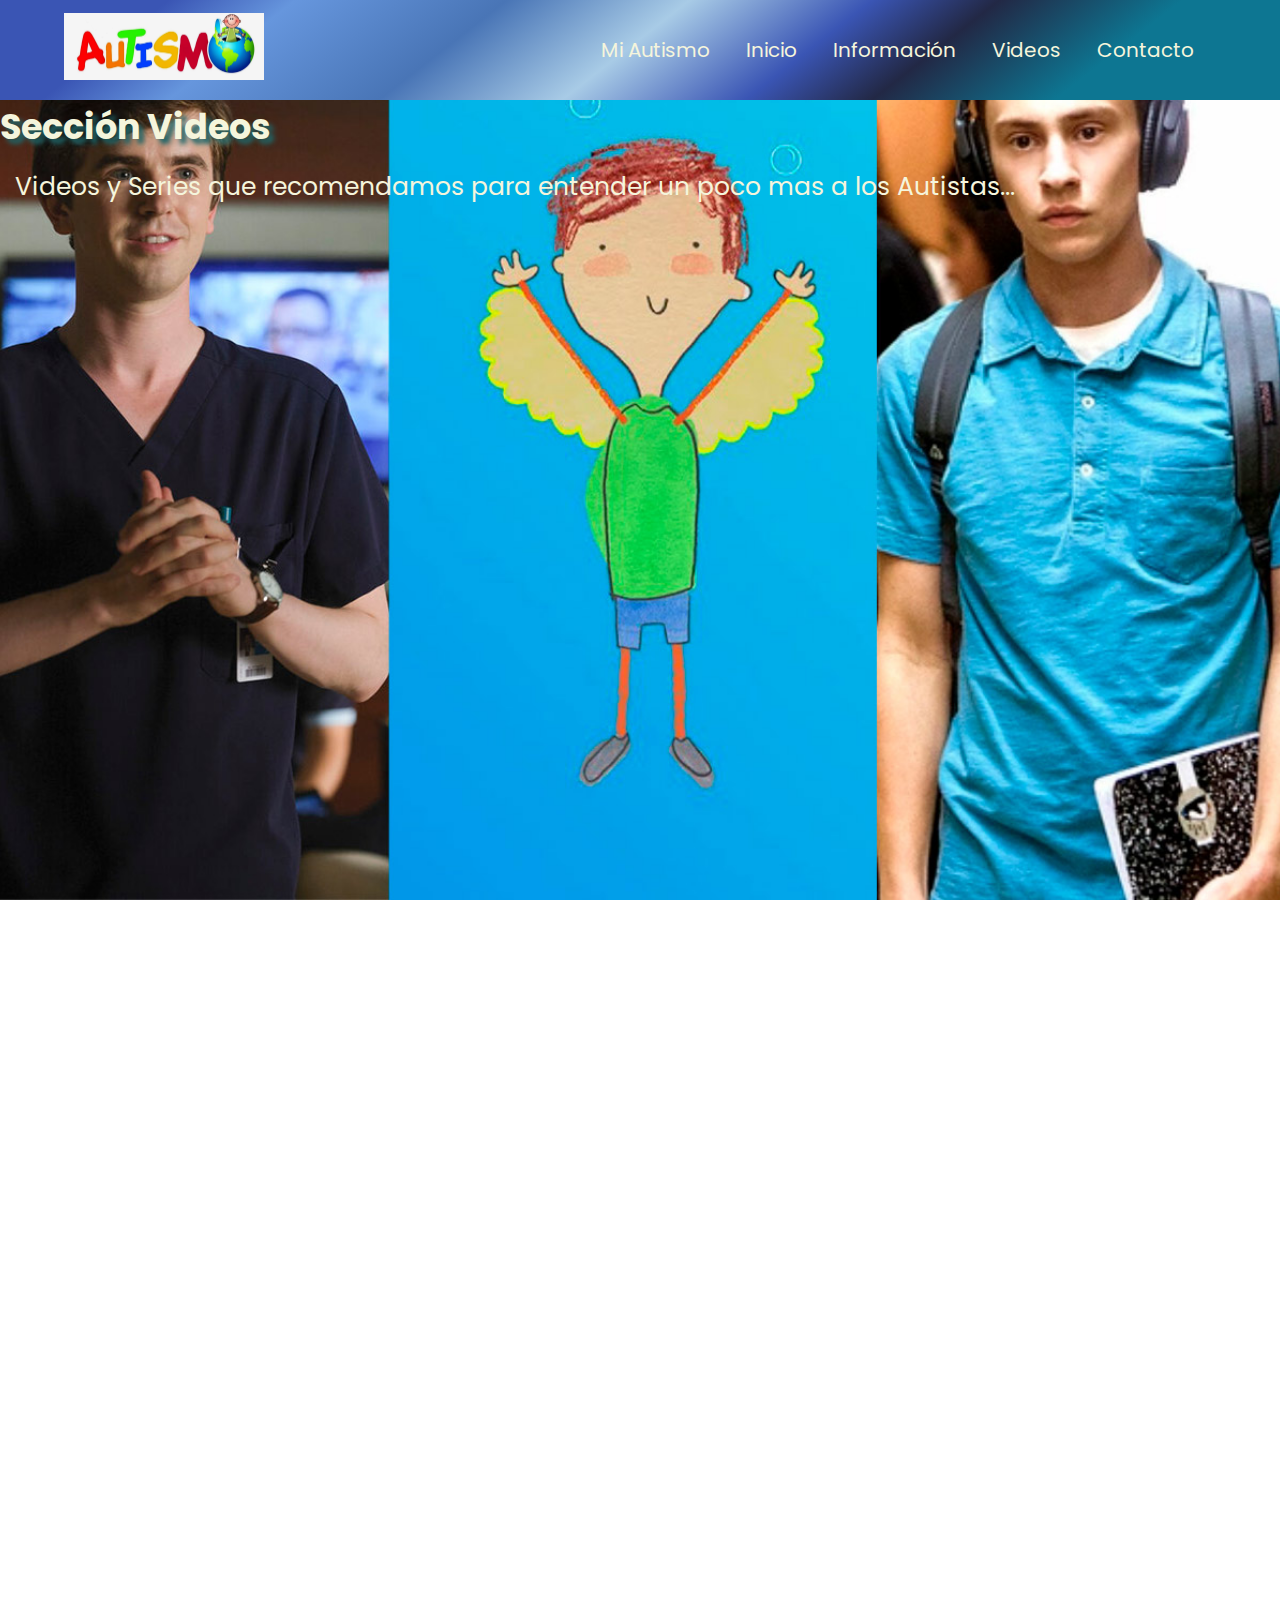
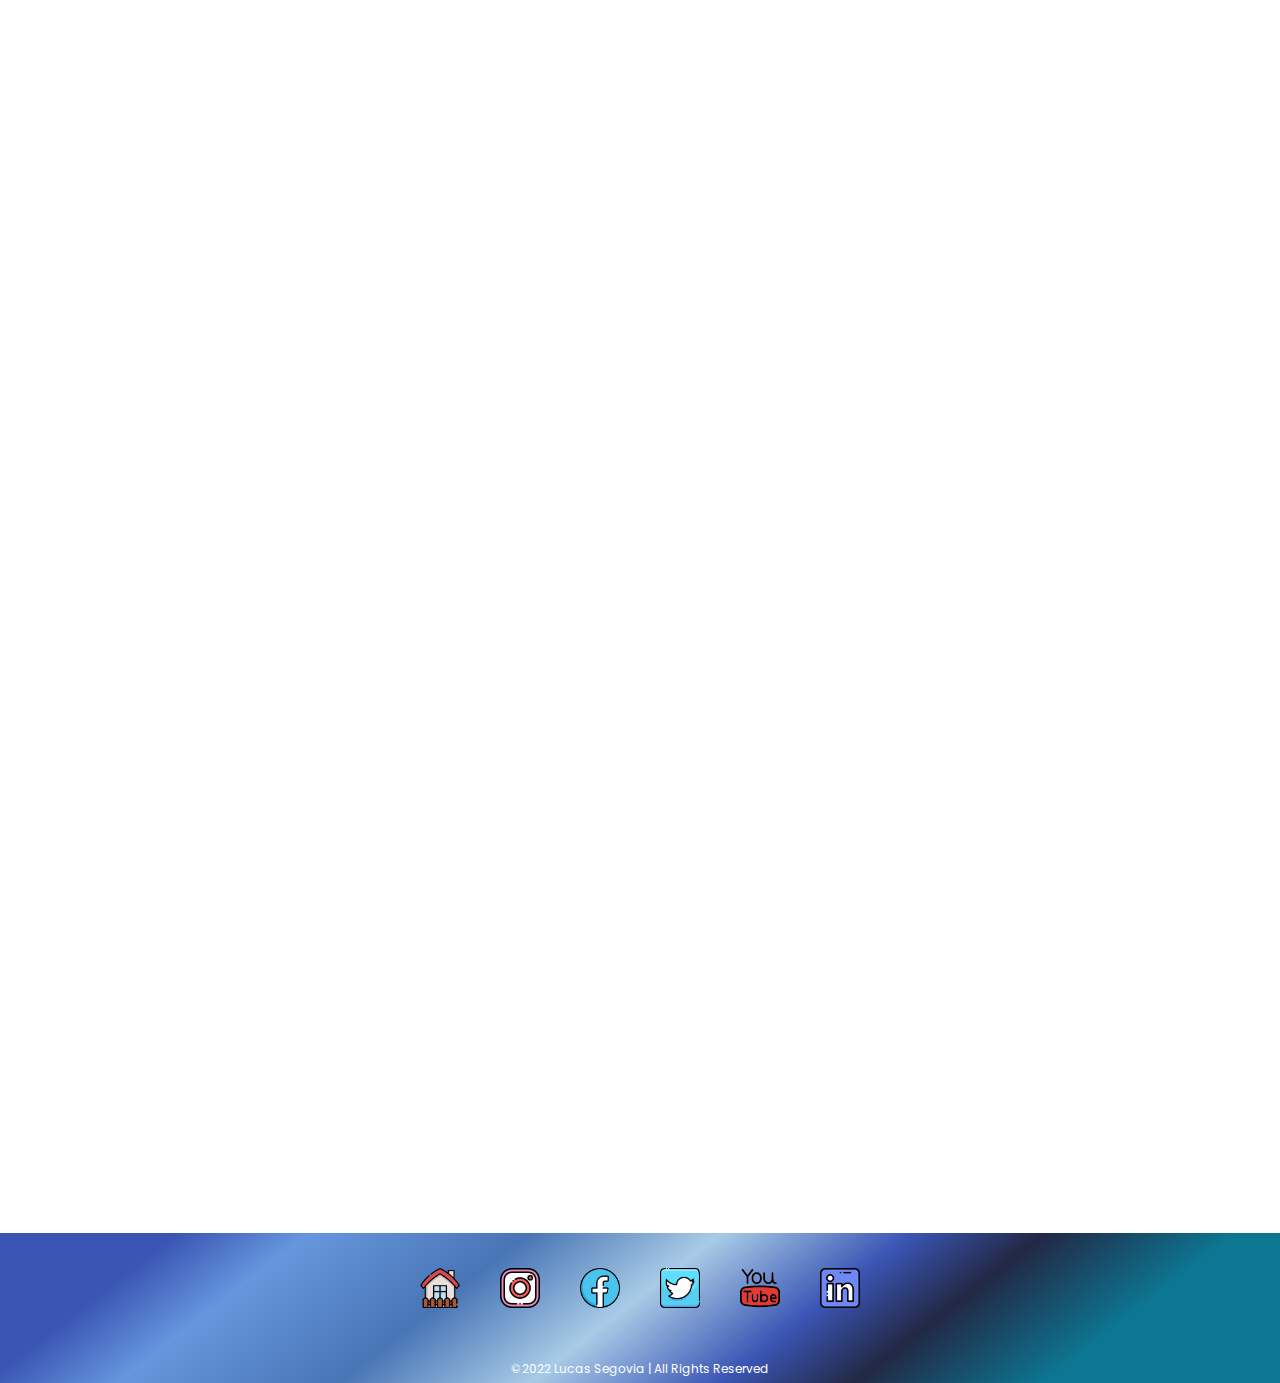
<file: pages/videos.html>
<!DOCTYPE html>
<html lang="es">
<head>
    <meta charset="UTF-8">
    <meta http-equiv="X-UA-Compatible" content="IE=edge">
    <meta name="viewport" content="width=device-width, initial-scale=1.0">
    <link rel="stylesheet" href="https://cdn.jsdelivr.net/npm/bootstrap@4.6.1/dist/css/bootstrap.min.css" integrity="sha384-zCbKRCUGaJDkqS1kPbPd7TveP5iyJE0EjAuZQTgFLD2ylzuqKfdKlfG/eSrtxUkn" crossorigin="anonymous">
    <link rel="stylesheet" href="../estilos/estilos.css">
    <link href="https://unpkg.com/aos@2.3.1/dist/aos.css" rel="stylesheet">
    <title>Videos y Series</title>
    <link rel="icon" href="../img/globos.png">
    <meta name="description" content="Comparto videos de gran utilidad a título informativo y recomendaciones de series y película sobre el Autismo."> 
    <meta nema="keywords" content="Series, Videos, Atypical, Good Doctor, Pablo.">
</head>
<body class="recomendacion">
    <header>
        <nav class="menu">
            <div class="menu-contenedor">
                <a href="../pages/autismo.html"><img src="../img/logo.jfif" alt="logo" class="logo" width="200px" data-aos="fade-right"
                    data-aos-offset="300"
                    data-aos-easing="ease-in-sine"></a>
    
                <label for="menu" class="label">
                    <img src="../img/menu.png" alt="logo" class="menu-img" width="40" height="40">
                </label>
                <input type="checkbox" id="menu" class="menu-input">
    
                <div class="menu-menu">
                    <a href="../index.html" class="menu-item">Mi Autismo</a>
                    <a href="inicio.html" class="menu-item">inicio</a>
                    <a href="informacion.html" class="menu-item">información</a>
                    <a href="#" class="menu-item">videos</a>
                    <a href="contacto.html" class="menu-item">contacto</a>
                </div>
            </div>
        </nav>
    </header>
<!-- agregando jumbotron --inicio -->
    <div>
        <div class="container">
            <h1>Sección Videos</h1>
            <p>Videos y Series que recomendamos para entender un poco mas a los Autistas...</p>
        </div>
    </div>
<!-- agregando boton --fin -->
    <section class="videos1">
        <div class="caja1">
            <div class="video1">
                <iframe width="560" height="315" src="https://www.youtube.com/embed/wex4aLnDZVw" title="YouTube video player" frameborder="0" allow="accelerometer; autoplay; clipboard-write; encrypted-media; gyroscope; picture-in-picture" allowfullscreen></iframe>
            </div>
        </div>
        <div class="caja2">
            <div class="video2">
                <iframe width="560" height="315" src="https://www.youtube.com/embed/6d055z3aLSI" title="YouTube video player" frameborder="0" allow="accelerometer; autoplay; clipboard-write; encrypted-media; gyroscope; picture-in-picture" allowfullscreen></iframe>
            </div>
        </div>
        <div class="caja3">
            <div class="video3">
                <iframe width="560" height="315" src="https://www.youtube.com/embed/0-X2gqto7Z4" title="YouTube video player" frameborder="0" allow="accelerometer; autoplay; clipboard-write; encrypted-media; gyroscope; picture-in-picture" allowfullscreen></iframe>
            </div>
        </div>
    </section>
    <section class="videos2">
        <div class="caja4">
            <div class="serie1">
                <iframe width="560" height="315" src="https://www.youtube.com/embed/cSN01JRM6Ew" title="YouTube video player" frameborder="0" allow="accelerometer; autoplay; clipboard-write; encrypted-media; gyroscope; picture-in-picture" allowfullscreen></iframe>
            </div>
        </div>
        <div class="caja5">
            <div class="serie2">
                <iframe width="560" height="315" src="https://www.youtube.com/embed/xsIFtGfAJ14" title="YouTube video player" frameborder="0" allow="accelerometer; autoplay; clipboard-write; encrypted-media; gyroscope; picture-in-picture" allowfullscreen></iframe>
            </div>
        </div>
        <div class="caja6">
            <div class="serie3">
                <iframe width="560" height="315" src="https://www.youtube.com/embed/duNx7ExASQE" title="YouTube video player" frameborder="0" allow="accelerometer; autoplay; clipboard-write; encrypted-media; gyroscope; picture-in-picture" allowfullscreen></iframe>
            </div>
        </div>
        <div class="caja7">
            <div class="serie4">
                <iframe width="560" height="315" src="https://www.youtube.com/embed/JczjLv-XZ2Q" title="YouTube video player" frameborder="0" allow="accelerometer; autoplay; clipboard-write; encrypted-media; gyroscope; picture-in-picture" allowfullscreen></iframe>
            </div>
        </div>
    </section>
    <footer class="footer">
        <ul>
            <li><a href="../index.html"><img src="../img/home.png" alt="home" width="40px"></a></li>
            <li><a href="https://www.instagram.com/apadeacentral/" target="_blank"><img src="../img/instagram (1).png" alt="instagram" width="40px"></a></li>
            <li><a href="https://www.facebook.com/apadeacentral/" target="_blank"><img src="../img/face.png" alt="facebook" width="40px"></a></li>
            <li><a href="https://twitter.com/APAdeAAutismo"target="_blank"><img src="../img/twitter.png" alt="twitter" width="40px"></a></li>
            <li><a href="https://www.youtube.com/channel/UCxzhOrw2Bi7ekxMjtB7N77w" target="_blank"><img src="../img/youtube.png" alt="youtube" width="40px"></a></li>
            <li><a href="https://www.linkedin.com/company/apadea-central/" target="_blank"><img src="../img/linkedin.png" alt="linkedin" width="40px"></a></li>
        </ul><br>
        <p>©2022 Lucas Segovia | All Rights  Reserved</p>
    </footer>
    <script src="https://unpkg.com/aos@2.3.1/dist/aos.js"></script>
    <script>
        AOS.init();
    </script>
    <script src="https://cdn.jsdelivr.net/npm/jquery@3.5.1/dist/jquery.slim.min.js" integrity="sha384-DfXdz2htPH0lsSSs5nCTpuj/zy4C+OGpamoFVy38MVBnE+IbbVYUew+OrCXaRkfj" crossorigin="anonymous"></script>
    <script src="https://cdn.jsdelivr.net/npm/popper.js@1.16.1/dist/umd/popper.min.js" integrity="sha384-9/reFTGAW83EW2RDu2S0VKaIzap3H66lZH81PoYlFhbGU+6BZp6G7niu735Sk7lN" crossorigin="anonymous"></script>
    <script src="https://cdn.jsdelivr.net/npm/bootstrap@4.6.1/dist/js/bootstrap.min.js" integrity="sha384-VHvPCCyXqtD5DqJeNxl2dtTyhF78xXNXdkwX1CZeRusQfRKp+tA7hAShOK/B/fQ2" crossorigin="anonymous"></script>
</body>
</html>
</file>
<file: estilos/estilos.css>
@charset "UTF-8";
@import url("https://fonts.googleapis.com/css2?family=Fjalla+One&family=Mochiy+Pop+P+One&family=Poppins:wght@600&display=swap");
.libro {
  background-image: -webkit-gradient(linear, left top, left bottom, from(rgba(5, 7, 12, 0.75)), to(rgba(5, 7, 12, 0.75))), url(../img/libro.jpg);
  background-image: linear-gradient(rgba(5, 7, 12, 0.75), rgba(5, 7, 12, 0.75)), url(../img/libro.jpg);
  background-position: center;
  background-size: cover;
  background-attachment: fixed;
}

.historia0 {
  height: 350px;
  width: 100%;
  background-image: url(../img/historia.jpeg);
  background-position: center;
  background-size: cover;
  background-repeat: no-repeat;
}

.historia0 .historia {
  text-align: center;
  color: #f5f5dc;
  font-size: 25px;
  text-transform: uppercase;
  padding: 150px 30px;
}

p {
  text-align: left;
  padding: 15px;
  color: white;
}

.row {
  border: #f5f5dc double 4px;
  border-radius: 7px;
  margin: 15px;
  display: -webkit-box;
  display: -ms-flexbox;
  display: flex;
  -webkit-box-orient: vertical;
  -webkit-box-direction: normal;
      -ms-flex-direction: column;
          flex-direction: column;
  -webkit-box-pack: center;
      -ms-flex-pack: center;
          justify-content: center;
  -webkit-box-align: center;
      -ms-flex-align: center;
          align-items: center;
  padding: 7px;
}

.doctor p {
  text-align: left;
}

.doctor ol {
  padding: 30px;
  color: white;
}

.imagen {
  display: -webkit-box;
  display: -ms-flexbox;
  display: flex;
  -webkit-box-pack: center;
      -ms-flex-pack: center;
          justify-content: center;
  -webkit-box-align: center;
      -ms-flex-align: center;
          align-items: center;
}

.espectro {
  background-image: -webkit-gradient(linear, left top, left bottom, from(rgba(5, 7, 12, 0.75)), to(rgba(5, 7, 12, 0.75))), url(../img/puente.jpg);
  background-image: linear-gradient(rgba(5, 7, 12, 0.75), rgba(5, 7, 12, 0.75)), url(../img/puente.jpg);
  background-position: center;
  background-size: cover;
  background-attachment: fixed;
}

.grado--grado1 {
  padding: 5px 20px;
  margin: 0;
  color: #f8f82f;
}

.grado--grado2 {
  padding: 5px 20px;
  margin: 0;
  color: #008000;
}

.grado--grado3 {
  padding: 5px 20px;
  margin: 0;
  color: #55aacc;
}

.grado--grado4 {
  padding: 5px 20px;
  margin: 0;
  color: #ff0000;
}

.grado--grado5 {
  padding: 5px 20px;
  margin: 0;
  color: #0000ff;
}

.autismo h1 {
  text-align: center;
  color: #f5f5dc;
  font-size: 35px;
  text-transform: capitalize;
  text-shadow: 5px 5px 5px #206568;
}

.autismo h2 {
  text-align: center;
  font-size: 25px;
}

.autismo .inicio {
  text-align: center;
  color: #f5f5dc;
  font-size: 25px;
  text-transform: capitalize;
  text-shadow: 5px 5px 5px #206568;
  padding: 20px;
}

.autismo1 {
  border-bottom: 3px double #f5f5dc;
}

.autismo1 p {
  color: white;
  text-align: left;
  padding: 3px 20px;
  margin: 0;
}

.autismo1 ol {
  padding-left: 50px;
}

.autismo1 li {
  padding: 2px;
}

.autismo1 h3 {
  font-size: 20px;
  text-align: center;
}

.autismo1 img {
  float: right;
  margin: 10px;
}

.autismo2 {
  border-bottom: 7px double #f5f5dc;
}

.autismo2 p {
  color: white;
  text-align: left;
  padding: 3px 20px;
  margin: 0;
}

.autismo2 ol {
  padding-left: 50px;
  color: #f5f5dc;
}

.autismo2 li {
  padding: 2px;
}

.autismo2 img {
  float: right;
  margin: 10px;
}

.autismo3 {
  padding: 10px;
  background-image: url(../img/autismo.jpg);
  background-position: center;
  background-size: cover;
}

.autismo3 p {
  color: black;
}

.item1, .item2, .item3, .item4, .item5, .item6, .item7, .item8, .item9, .item10 {
  text-align: center;
  border: cadetblue double 5px;
  border-radius: 7px;
  margin: 5px 50px;
}

.item1:hover, .item2:hover, .item3:hover, .item4:hover, .item5:hover, .item6:hover, .item7:hover, .item8:hover, .item9:hover, .item10:hover {
  background-color: #f5f5dc;
  font-weight: bold;
  -webkit-transform: scale(1.05);
          transform: scale(1.05);
  -webkit-transition: all 2s;
  transition: all 2s;
  -webkit-filter: grayscale(100%);
          filter: grayscale(100%);
}

.recomendacion {
  background-image: url(../img/Series.jpg);
  background-position: center;
  background-size: cover;
  background-attachment: fixed;
}

.container h1 {
  text-align: left;
  color: #f5f5dc;
  font-size: 35px;
  text-transform: capitalize;
  text-shadow: 5px 5px 5px #206568;
}

.container P {
  font-size: 25px;
  color: #f5f5dc;
}

.videos1 {
  margin: 20px;
  padding: 20px;
}

.caja1 {
  width: 100%;
  max-width: 620px;
  margin: auto;
  padding: 5px;
}

.video1 {
  height: 0px;
  width: 100%;
  max-width: 620px;
  padding-bottom: 56.25%;
  position: relative;
}

.video1 iframe {
  position: absolute;
  height: 100%;
  width: 100%;
  top: 0px;
  left: 0px;
}

.caja2 {
  width: 100%;
  max-width: 620px;
  margin: auto;
  padding: 5px;
}

.video2 {
  height: 0px;
  width: 100%;
  max-width: 620px;
  padding-bottom: 56.25%;
  position: relative;
}

.video2 iframe {
  position: absolute;
  height: 100%;
  width: 100%;
  top: 0px;
  left: 0px;
}

.caja3 {
  width: 100%;
  max-width: 620px;
  margin: auto;
  padding: 5px;
}

.video3 {
  height: 0px;
  width: 100%;
  max-width: 620px;
  padding-bottom: 56.25%;
  position: relative;
}

.video3 iframe {
  position: absolute;
  height: 100%;
  width: 100%;
  top: 0px;
  left: 0px;
}

.videos2 {
  margin: 20px;
  padding: 20px;
}

.caja4 {
  width: 100%;
  max-width: 620px;
  margin: auto;
  padding: 5px;
}

.serie1 {
  height: 0px;
  width: 100%;
  max-width: 620px;
  padding-bottom: 56.25%;
  position: relative;
}

.serie1 iframe {
  position: absolute;
  height: 100%;
  width: 100%;
  top: 0px;
  left: 0px;
}

.caja5 {
  width: 100%;
  max-width: 620px;
  margin: auto;
  padding: 5px;
}

.serie2 {
  height: 0px;
  width: 100%;
  max-width: 620px;
  padding-bottom: 56.25%;
  position: relative;
}

.serie2 iframe {
  position: absolute;
  height: 100%;
  width: 100%;
  top: 0px;
  left: 0px;
}

.caja6 {
  width: 100%;
  max-width: 620px;
  margin: auto;
  padding: 5px;
}

.serie3 {
  height: 0px;
  width: 100%;
  max-width: 620px;
  padding-bottom: 56.25%;
  position: relative;
}

.serie3 iframe {
  position: absolute;
  height: 100%;
  width: 100%;
  top: 0px;
  left: 0px;
}

.caja7 {
  width: 100%;
  max-width: 620px;
  margin: auto;
  padding: 5px;
}

.serie4 {
  height: 0px;
  width: 100%;
  max-width: 620px;
  padding-bottom: 56.25%;
  position: relative;
}

.serie4 iframe {
  position: absolute;
  height: 100%;
  width: 100%;
  top: 0px;
  left: 0px;
}

.fundacion {
  background-image: url(../img/autism.jpg);
  background-position: center;
  background-size: cover;
  background-attachment: fixed;
}

.info {
  text-align: center;
  font-size: 35px;
  color: #6696dd;
  text-shadow: 2px 2px 2px #366e72;
  text-transform: uppercase;
  padding: 5px;
}

.dropdown-menu li:hover {
  background-color: cadetblue;
  color: beige;
}

.container3 {
  display: -ms-grid;
  display: grid;
  -ms-grid-columns: (1fr)[2];
      grid-template-columns: repeat(2, 1fr);
  -ms-grid-rows: (35rem)[3];
      grid-template-rows: repeat(3, 35rem);
  gap: 10px 10px;
}

.dato1 {
  -ms-grid-row: 1;
  -ms-grid-row-span: 1;
  -ms-grid-column: 1;
  -ms-grid-column-span: 1;
  grid-area: 1 / 1 / 2 / 2;
  display: -webkit-box;
  display: -ms-flexbox;
  display: flex;
  -webkit-box-pack: center;
      -ms-flex-pack: center;
          justify-content: center;
  -webkit-box-align: center;
      -ms-flex-align: center;
          align-items: center;
  border: #6696dd solid 5px;
  margin: 25px;
  border-radius: 15px;
}

.info1 {
  -ms-grid-row: 1;
  -ms-grid-row-span: 1;
  -ms-grid-column: 2;
  -ms-grid-column-span: 1;
  grid-area: 1 / 2 / 2 / 3;
  display: -webkit-box;
  display: -ms-flexbox;
  display: flex;
  -webkit-box-orient: vertical;
  -webkit-box-direction: normal;
      -ms-flex-direction: column;
          flex-direction: column;
  -webkit-box-pack: center;
      -ms-flex-pack: center;
          justify-content: center;
  -webkit-box-align: center;
      -ms-flex-align: center;
          align-items: center;
  border: #6696dd solid 5px;
  margin: 25px;
  border-radius: 15px;
}

.info2 {
  -ms-grid-row: 2;
  -ms-grid-row-span: 1;
  -ms-grid-column: 1;
  -ms-grid-column-span: 1;
  grid-area: 2 / 1 / 3 / 2;
  display: -webkit-box;
  display: -ms-flexbox;
  display: flex;
  -webkit-box-orient: vertical;
  -webkit-box-direction: normal;
      -ms-flex-direction: column;
          flex-direction: column;
  -webkit-box-pack: center;
      -ms-flex-pack: center;
          justify-content: center;
  -webkit-box-align: center;
      -ms-flex-align: center;
          align-items: center;
  border: #6696dd solid 5px;
  margin: 25px;
  border-radius: 15px;
}

.dato2 {
  -ms-grid-row: 2;
  -ms-grid-row-span: 1;
  -ms-grid-column: 2;
  -ms-grid-column-span: 1;
  grid-area: 2 / 2 / 3 / 3;
  display: -webkit-box;
  display: -ms-flexbox;
  display: flex;
  -webkit-box-pack: center;
      -ms-flex-pack: center;
          justify-content: center;
  -webkit-box-align: center;
      -ms-flex-align: center;
          align-items: center;
  border: #6696dd solid 5px;
  margin: 25px;
  border-radius: 15px;
}

.dato3 {
  -ms-grid-row: 3;
  -ms-grid-row-span: 1;
  -ms-grid-column: 1;
  -ms-grid-column-span: 1;
  grid-area: 3 / 1 / 4 / 2;
  display: -webkit-box;
  display: -ms-flexbox;
  display: flex;
  -webkit-box-pack: center;
      -ms-flex-pack: center;
          justify-content: center;
  -webkit-box-align: center;
      -ms-flex-align: center;
          align-items: center;
  border: #6696dd solid 5px;
  margin: 25px;
  border-radius: 15px;
}

.info3 {
  -ms-grid-row: 3;
  -ms-grid-row-span: 1;
  -ms-grid-column: 2;
  -ms-grid-column-span: 1;
  grid-area: 3 / 2 / 4 / 3;
  display: -webkit-box;
  display: -ms-flexbox;
  display: flex;
  -webkit-box-orient: vertical;
  -webkit-box-direction: normal;
      -ms-flex-direction: column;
          flex-direction: column;
  -webkit-box-pack: center;
      -ms-flex-pack: center;
          justify-content: center;
  -webkit-box-align: center;
      -ms-flex-align: center;
          align-items: center;
  border: #6696dd solid 5px;
  margin: 25px;
  border-radius: 15px;
}

.formulario {
  width: 100%;
  height: 700px;
  width: 100%;
  height: 700px;
  background-image: url(../img/fondo.jpg);
  background-position: center;
  background-size: cover;
  display: -webkit-box;
  display: -ms-flexbox;
  display: flex;
  -ms-flex-pack: distribute;
      justify-content: space-around;
  -webkit-box-align: center;
      -ms-flex-align: center;
          align-items: center;
}

.texto-final p {
  font-size: 20px;
  text-align: center;
  color: white;
  padding: 20PX;
}

form {
  width: 450px;
  margin: auto;
  background: rgba(0, 0, 0, 0.4);
  padding: 10px 20px;
  -webkit-box-sizing: border-box;
          box-sizing: border-box;
  border-radius: 10px;
}

.mail {
  display: -webkit-box;
  display: -ms-flexbox;
  display: flex;
  -webkit-box-orient: horizontal;
  -webkit-box-direction: normal;
      -ms-flex-direction: row;
          flex-direction: row;
  -webkit-box-pack: center;
      -ms-flex-pack: center;
          justify-content: center;
  -webkit-box-align: center;
      -ms-flex-align: center;
          align-items: center;
  border: cadetblue solid 3px;
  border-radius: 4px;
  margin: 20px;
}

.contacto1 {
  margin: 20px 60px;
}

.contacto1 h1 {
  text-align: center;
  color: black;
  font-size: 35px;
  text-transform: uppercase;
  margin-bottom: 20px;
  padding-top: 20px;
  padding-left: 20px;
}

.contacto1 input {
  width: 100%;
  margin-bottom: 20px;
  padding: 10px;
  -webkit-box-sizing: border-box;
          box-sizing: border-box;
  font-size: 17px;
}

.contacto1 textarea {
  min-height: 100px;
  max-height: 200px;
  max-width: 100%;
}

textarea {
  width: 100%;
  margin-bottom: 20px;
  padding: 10px;
  -webkit-box-sizing: border-box;
          box-sizing: border-box;
  font-size: 17px;
}

#boton {
  color: white;
  background-color: cadetblue;
  border-radius: 7px;
  border: none;
}

#boton:hover {
  color: beige;
  font-weight: bold;
  background-color: #347072;
  cursor: pointer;
}

* {
  margin: 0;
  padding: 0;
  -webkit-box-sizing: border-box;
          box-sizing: border-box;
}

body {
  font-family: "Poppins", sans-serif;
}

.mihistoria {
  background-image: url(../img/niño.jpg);
  background-size: cover;
  background-position: center;
  background-attachment: fixed;
}

.hola {
  text-transform: uppercase;
  font-size: 40px;
  color: #3a55b4;
  padding: 20px 100px;
  text-align: center;
}

.mundo {
  font-size: 25px;
  text-align: center;
  padding-bottom: 40px;
}

.bienvenido {
  width: 100%;
  height: 1000px;
  display: -webkit-box;
  display: -ms-flexbox;
  display: flex;
  -webkit-box-orient: horizontal;
  -webkit-box-direction: normal;
      -ms-flex-direction: row;
          flex-direction: row;
}

.enlaces {
  width: 50%;
  display: -webkit-box;
  display: -ms-flexbox;
  display: flex;
  -webkit-box-orient: vertical;
  -webkit-box-direction: normal;
      -ms-flex-direction: column;
          flex-direction: column;
  -webkit-box-pack: center;
      -ms-flex-pack: center;
          justify-content: center;
  -webkit-box-align: center;
      -ms-flex-align: center;
          align-items: center;
}

ul {
  position: relative;
  display: -webkit-box;
  display: -ms-flexbox;
  display: flex;
  -webkit-box-orient: vertical;
  -webkit-box-direction: normal;
      -ms-flex-direction: column;
          flex-direction: column;
  gap: 30px;
}

ul li {
  position: relative;
  list-style: none;
}

ul li a {
  position: relative;
  font-size: 4em;
  text-decoration: none;
  line-height: 1.2em;
  letter-spacing: 2px;
  text-transform: uppercase;
  color: transparent;
  -webkit-text-stroke: 1px rgba(255, 255, 255, 0.5);
}

ul li a::before {
  content: attr(data-text);
  position: absolute;
  color: var(--clr);
  width: 0;
  overflow: hidden;
  -webkit-transition: 1s;
  transition: 1s;
  border-right: 8px solid var(--clr);
  -webkit-text-stroke: 1px var(--clr);
}

ul li a:hover::before {
  width: 100%;
  -webkit-filter: drop-shadow(0 0 20px var(--clr));
          filter: drop-shadow(0 0 20px var(--clr));
}

.pagina {
  width: 50%;
  display: -webkit-box;
  display: -ms-flexbox;
  display: flex;
  -webkit-box-orient: vertical;
  -webkit-box-direction: normal;
      -ms-flex-direction: column;
          flex-direction: column;
  -ms-flex-pack: distribute;
      justify-content: space-around;
  text-align: left;
  padding-bottom: 10px;
}

.pagina h2 {
  font-size: 30px;
}

.pagina p {
  font-size: 20px;
}

header {
  width: 100%;
  height: 100px;
  background: #3a55b4;
  background: linear-gradient(142deg, #3a55b4 12%, #6696dd 21%, #4975b6 36%, #a8cbe6 49%, #3a55b4 62%, #222845 71%, #0d7692 84%);
}

.menu {
  height: 100px;
  color: #f5f5dc;
}

.menu-contenedor {
  display: -webkit-box;
  display: -ms-flexbox;
  display: flex;
  height: 100%;
  width: 90%;
  margin: 0 auto;
  -webkit-box-pack: justify;
      -ms-flex-pack: justify;
          justify-content: space-between;
  -webkit-box-align: center;
      -ms-flex-align: center;
          align-items: center;
}

.label {
  display: none;
}

.menu-input {
  display: none;
}

.menu-menu {
  display: -webkit-box;
  display: -ms-flexbox;
  display: flex;
  -webkit-box-orient: horizontal;
  -webkit-box-direction: normal;
      -ms-flex-direction: row;
          flex-direction: row;
  gap: 20px;
  margin: 7px;
  padding: 7px;
}

.menu-item {
  color: #f5f5dc;
  text-decoration: none;
  text-transform: capitalize;
  font-size: 20px;
  padding: 3px;
  margin: 5px;
}

.menu-item:hover {
  color: #f5f5dc;
  font-weight: bolder;
  text-decoration: none;
  background-color: #3a55b4;
  border-radius: 5px;
  padding: 3px;
}

.carousel-caption h1 {
  text-align: center;
  color: #6696dd;
  font-size: 45px;
  text-transform: uppercase;
  text-shadow: 5px 5px 5px #206568;
}

.carousel-caption h2 {
  text-align: center;
  color: #6696dd;
  font-size: 45px;
  text-transform: uppercase;
  text-shadow: 5px 5px 5px #206568;
}

.carousel-caption p {
  font-size: 25px;
  color: black;
  font-weight: bolder;
  text-align: center;
}

.carousel-caption button {
  color: white;
  font-size: 20px;
  padding: 10px;
  background-color: #6696dd;
  border: #6696dd double 3px;
  border-radius: 7px;
  margin: 25px 100px;
}

.niño {
  background-image: -webkit-gradient(linear, left top, left bottom, from(rgba(5, 7, 12, 0.75)), to(rgba(5, 7, 12, 0.75))), url(../img/lluvia.jpg);
  background-image: linear-gradient(rgba(5, 7, 12, 0.75), rgba(5, 7, 12, 0.75)), url(../img/lluvia.jpg);
  background-position: center;
  background-size: cover;
  background-attachment: fixed;
  padding: 15px;
}

.titulo {
  text-align: center;
  padding: 5px;
}

.titulo h2 {
  text-align: center;
  color: #6696dd;
  font-size: 35px;
  text-transform: capitalize;
  text-shadow: 5px 5px 5px #206568;
}

.titulo p {
  font-size: 20px;
  color: #6696dd;
  text-align: center;
}

.foto {
  display: -ms-grid;
  display: grid;
  -ms-grid-columns: (1fr)[2];
      grid-template-columns: repeat(2, 1fr);
  -ms-grid-rows: (300px)[3];
      grid-template-rows: repeat(3, 300px);
  grid-column-gap: 30px;
  grid-row-gap: 30px;
}

.foto1 {
  -ms-grid-row: 1;
  -ms-grid-row-span: 1;
  -ms-grid-column: 1;
  -ms-grid-column-span: 1;
  grid-area: 1 / 1 / 2 / 2;
  background-image: url(../img/foto1.jpg);
  background-position: center;
  background-size: cover;
}

.foto1:hover {
  -webkit-transform: scale(1.05);
          transform: scale(1.05);
  -webkit-transition: all 1s;
  transition: all 1s;
  -webkit-filter: grayscale(100%);
          filter: grayscale(100%);
}

.text1 {
  -ms-grid-row: 1;
  -ms-grid-row-span: 1;
  -ms-grid-column: 2;
  -ms-grid-column-span: 1;
  grid-area: 1 / 2 / 2 / 3;
  display: -webkit-box;
  display: -ms-flexbox;
  display: flex;
  -webkit-box-orient: horizontal;
  -webkit-box-direction: normal;
      -ms-flex-direction: row;
          flex-direction: row;
  -webkit-box-pack: center;
      -ms-flex-pack: center;
          justify-content: center;
  -webkit-box-align: center;
      -ms-flex-align: center;
          align-items: center;
  padding: 5px;
  gap: 5px;
}

.text1 p {
  color: #f5f5dc;
}

.text2 {
  -ms-grid-row: 2;
  -ms-grid-row-span: 1;
  -ms-grid-column: 2;
  -ms-grid-column-span: 1;
  grid-area: 2 / 2 / 3 / 3;
  display: -webkit-box;
  display: -ms-flexbox;
  display: flex;
  -webkit-box-orient: horizontal;
  -webkit-box-direction: reverse;
      -ms-flex-direction: row-reverse;
          flex-direction: row-reverse;
  -webkit-box-pack: center;
      -ms-flex-pack: center;
          justify-content: center;
  -webkit-box-align: center;
      -ms-flex-align: center;
          align-items: center;
  padding: 5px;
  gap: 5px;
}

.text2 p {
  color: #f5f5dc;
}

.foto2 {
  -ms-grid-row: 2;
  -ms-grid-row-span: 1;
  -ms-grid-column: 1;
  -ms-grid-column-span: 1;
  grid-area: 2 / 1 / 3 / 2;
  background-image: url(../img/foto2.jfif);
  background-position: center;
  background-size: cover;
}

.foto2:hover {
  -webkit-transform: scale(1.05);
          transform: scale(1.05);
  -webkit-transition: all 1s;
  transition: all 1s;
  -webkit-filter: grayscale(100%);
          filter: grayscale(100%);
}

.foto3 {
  -ms-grid-row: 3;
  -ms-grid-row-span: 1;
  -ms-grid-column: 1;
  -ms-grid-column-span: 1;
  grid-area: 3 / 1 / 4 / 2;
  background-image: url(../img/foto3.jpg);
  background-position: center;
  background-size: cover;
}

.foto3:hover {
  -webkit-transform: scale(1.05);
          transform: scale(1.05);
  -webkit-transition: all 1s;
  transition: all 1s;
  -webkit-filter: grayscale(100%);
          filter: grayscale(100%);
}

.text3 {
  -ms-grid-row: 3;
  -ms-grid-row-span: 1;
  -ms-grid-column: 2;
  -ms-grid-column-span: 1;
  grid-area: 3 / 2 / 4 / 3;
  display: -webkit-box;
  display: -ms-flexbox;
  display: flex;
  -webkit-box-orient: horizontal;
  -webkit-box-direction: normal;
      -ms-flex-direction: row;
          flex-direction: row;
  -webkit-box-pack: center;
      -ms-flex-pack: center;
          justify-content: center;
  -webkit-box-align: center;
      -ms-flex-align: center;
          align-items: center;
  padding: 5px;
  gap: 5px;
}

.text3 p {
  color: #f5f5dc;
}

.text3 strong {
  color: #f5f5dc;
}

.text {
  border: #f5f5dc double 4px;
  border-radius: 10px;
  padding: 5px;
  text-align: center;
}

.flecha:hover {
  -webkit-transform: rotate(360deg);
          transform: rotate(360deg);
  -webkit-transition: all 1s;
  transition: all 1s;
}

footer {
  min-height: 100px;
  width: 100%;
  padding-top: 10px;
  background: #3a55b4;
  background: linear-gradient(142deg, #3a55b4 12%, #6696dd 21%, #4975b6 36%, #a8cbe6 49%, #3a55b4 62%, #222845 71%, #0d7692 84%);
  display: -webkit-box;
  display: -ms-flexbox;
  display: flex;
  -webkit-box-orient: vertical;
  -webkit-box-direction: normal;
      -ms-flex-direction: column;
          flex-direction: column;
  -webkit-box-pack: center;
      -ms-flex-pack: center;
          justify-content: center;
  -webkit-box-align: center;
      -ms-flex-align: center;
          align-items: center;
}

footer ul {
  display: -webkit-box;
  display: -ms-flexbox;
  display: flex;
  -webkit-box-orient: horizontal;
  -webkit-box-direction: normal;
      -ms-flex-direction: row;
          flex-direction: row;
}

footer ul li {
  list-style: none;
}

footer ul li a {
  text-decoration: none;
  display: inline-block;
  margin: 5px;
  -webkit-transition: 0.5s;
  transition: 0.5s;
}

footer ul li a:hover {
  -webkit-transform: translateY(-10px);
          transform: translateY(-10px);
}

footer p {
  font-size: 12px;
  padding: 5px;
}

@media only screen and (max-width: 1200px) {
  .bienvenido {
    width: auto;
    margin: 0px 50px;
  }
  .pagina {
    padding-left: 15px;
    display: -webkit-box;
    display: -ms-flexbox;
    display: flex;
    -webkit-box-orient: vertical;
    -webkit-box-direction: normal;
        -ms-flex-direction: column;
            flex-direction: column;
    -webkit-box-pack: space-evenly;
        -ms-flex-pack: space-evenly;
            justify-content: space-evenly;
    text-align: left;
    padding-bottom: 10px;
  }
  .pagina div {
    width: 100%;
    height: 1fr;
  }
  .pagina h2 {
    font-size: 25px;
  }
  .pagina p {
    font-size: 15px;
  }
  ul {
    gap: 40px;
  }
  ul li a {
    font-size: 3em;
    letter-spacing: 1px;
  }
  .menu-menu {
    gap: 1px;
    margin: 2px;
    padding: 5px;
  }
  .menu-item {
    font-size: 16px;
  }
  .niño {
    background-position: 65% 50%;
    background-size: cover;
  }
  .foto {
    display: -ms-grid;
    display: grid;
    -ms-grid-columns: 1fr;
        grid-template-columns: 1fr;
    -ms-grid-rows: (300px)[6];
        grid-template-rows: repeat(6, 300px);
    grid-column-gap: 0px;
    grid-row-gap: 5px;
    margin: 5px;
  }
  .foto1 {
    -ms-grid-row: 1;
    -ms-grid-row-span: 1;
    -ms-grid-column: 1;
    -ms-grid-column-span: 1;
    grid-area: 1 / 1 / 2 / 2;
  }
  .text1 {
    -ms-grid-row: 2;
    -ms-grid-row-span: 1;
    -ms-grid-column: 1;
    -ms-grid-column-span: 1;
    grid-area: 2 / 1 / 3 / 2;
    -webkit-box-orient: vertical;
    -webkit-box-direction: normal;
        -ms-flex-direction: column;
            flex-direction: column;
    gap: 10px;
  }
  .text2 {
    -ms-grid-row: 4;
    -ms-grid-row-span: 1;
    -ms-grid-column: 1;
    -ms-grid-column-span: 1;
    grid-area: 4 / 1 / 5 / 2;
    -webkit-box-orient: vertical;
    -webkit-box-direction: reverse;
        -ms-flex-direction: column-reverse;
            flex-direction: column-reverse;
    gap: 10px;
  }
  .foto2 {
    -ms-grid-row: 3;
    -ms-grid-row-span: 1;
    -ms-grid-column: 1;
    -ms-grid-column-span: 1;
    grid-area: 3 / 1 / 4 / 2;
  }
  .foto3 {
    -ms-grid-row: 5;
    -ms-grid-row-span: 1;
    -ms-grid-column: 1;
    -ms-grid-column-span: 1;
    grid-area: 5 / 1 / 6 / 2;
  }
  .text3 {
    -ms-grid-row: 6;
    -ms-grid-row-span: 1;
    -ms-grid-column: 1;
    -ms-grid-column-span: 1;
    grid-area: 6 / 1 / 7 / 2;
    -webkit-box-orient: vertical;
    -webkit-box-direction: normal;
        -ms-flex-direction: column;
            flex-direction: column;
    gap: 10px;
  }
  .flecha {
    -webkit-transform: rotate(90deg);
            transform: rotate(90deg);
    margin: 5px;
  }
  .flecha:hover {
    -webkit-transform: rotate(-270deg);
            transform: rotate(-270deg);
    -webkit-transition: all 1s;
    transition: all 1s;
  }
  .container3 {
    display: -ms-grid;
    display: grid;
    -ms-grid-columns: 1fr;
        grid-template-columns: 1fr;
    -ms-grid-rows: (35rem)[6];
        grid-template-rows: repeat(6, 35rem);
    gap: 10px;
  }
  .container3 img {
    width: 250px;
  }
  .dato1 {
    -ms-grid-row: 1;
    -ms-grid-row-span: 1;
    -ms-grid-column: 1;
    -ms-grid-column-span: 1;
    grid-area: 1 / 1 / 2 / 2;
  }
  .info1 {
    -ms-grid-row: 2;
    -ms-grid-row-span: 1;
    -ms-grid-column: 1;
    -ms-grid-column-span: 1;
    grid-area: 2 / 1 / 3 / 2;
  }
  .dato2 {
    -ms-grid-row: 3;
    -ms-grid-row-span: 1;
    -ms-grid-column: 1;
    -ms-grid-column-span: 1;
    grid-area: 3 / 1 / 4 / 2;
  }
  .info2 {
    -ms-grid-row: 4;
    -ms-grid-row-span: 1;
    -ms-grid-column: 1;
    -ms-grid-column-span: 1;
    grid-area: 4 / 1 / 5 / 2;
  }
  .dato3 {
    -ms-grid-row: 5;
    -ms-grid-row-span: 1;
    -ms-grid-column: 1;
    -ms-grid-column-span: 1;
    grid-area: 5 / 1 / 6 / 2;
  }
  .info3 {
    -ms-grid-row: 6;
    -ms-grid-row-span: 1;
    -ms-grid-column: 1;
    -ms-grid-column-span: 1;
    grid-area: 6 / 1 / 7 / 2;
  }
  .formulario {
    height: 900px;
    display: -webkit-box;
    display: -ms-flexbox;
    display: flex;
    -webkit-box-orient: vertical;
    -webkit-box-direction: normal;
        -ms-flex-direction: column;
            flex-direction: column;
    -webkit-box-pack: center;
        -ms-flex-pack: center;
            justify-content: center;
    -webkit-box-align: center;
        -ms-flex-align: center;
            align-items: center;
  }
}

@media only screen and (max-width: 800px) {
  .mihistoria {
    height: 600px;
    background-image: url(../img/niño.jpg);
    background-size: cover;
    background-position: left center;
  }
  .hola {
    font-size: 30px;
    padding: 10px 50px;
  }
  .mundo {
    font-size: 20px;
    text-align: center;
    padding-bottom: 20px;
  }
  .bienvenido {
    width: 100%;
    height: 600px;
    display: -webkit-box;
    display: -ms-flexbox;
    display: flex;
    -webkit-box-orient: vertical;
    -webkit-box-direction: normal;
        -ms-flex-direction: column;
            flex-direction: column;
    -webkit-box-pack: left;
        -ms-flex-pack: left;
            justify-content: left;
    padding-left: 150px;
  }
  ul {
    gap: 10px;
  }
  .pagina {
    display: none;
  }
  .label {
    display: block;
    cursor: pointer;
  }
  .menu-menu {
    position: fixed;
    top: 100px;
    z-index: 1;
    bottom: 0;
    background: #3a55b4;
    background: #3a55b4;
    background: linear-gradient(142deg, #3a55b4 12%, #6696dd 21%, #4975b6 36%, #a8cbe6 49%, #3a55b4 62%, #222845 71%, #0d7692 84%);
    width: 100%;
    left: 0;
    display: -webkit-box;
    display: -ms-flexbox;
    display: flex;
    -webkit-box-orient: vertical;
    -webkit-box-direction: normal;
        -ms-flex-direction: column;
            flex-direction: column;
    -webkit-box-pack: space-evenly;
        -ms-flex-pack: space-evenly;
            justify-content: space-evenly;
    -webkit-box-align: center;
        -ms-flex-align: center;
            align-items: center;
    -webkit-clip-path: circle(0 at center);
            clip-path: circle(0 at center);
    -webkit-transition: -webkit-clip-path 1s ease-in-out;
    transition: -webkit-clip-path 1s ease-in-out;
    transition: clip-path 1s ease-in-out;
    transition: clip-path 1s ease-in-out, -webkit-clip-path 1s ease-in-out;
  }
  .menu-input:checked + .menu-menu {
    -webkit-clip-path: circle(100% at center);
            clip-path: circle(100% at center);
  }
  .carousel-caption {
    z-index: -0;
  }
  .carousel-caption h1 {
    font-size: 30px;
  }
  .carousel-caption p {
    font-size: 15px;
  }
  .carousel-caption button {
    color: white;
    font-size: 15px;
    padding: 5px;
    margin: 20px 100px;
  }
  .carousel {
    z-index: 0;
  }
  .w-100 {
    height: 350px;
  }
  .titulo h2 {
    font-size: 20px;
  }
  .titulo p {
    font-size: 12px;
  }
  .foto p {
    font-size: 12px;
  }
}

@media only screen and (max-width: 596px) {
  .mihistoria {
    height: 500px;
    background-size: cover;
    background-position: center left;
  }
  .mundo {
    font-size: 15px;
    padding-bottom: 10px;
    margin: 20px;
  }
  .bienvenido {
    margin: 0px;
  }
  ul {
    gap: 15px;
  }
  ul li a {
    font-size: 2em;
  }
  .logo {
    width: 200px;
  }
  .foto {
    -ms-grid-rows: (400px)[6];
        grid-template-rows: repeat(6, 400px);
  }
  .carousel-caption button {
    margin: 0 auto;
  }
  .autismo3 {
    background-image: url(../img/autismo.jpg);
    background-position: center;
    background-size: contain;
  }
  .container h1 {
    font-size: 25px;
  }
  .container P {
    font-size: 20px;
  }
  .info {
    font-size: 25px;
  }
  .dropdown-menu {
    font-size: 10px;
    margin-right: 10px;
  }
  .dropdown-menu .dropdown-item {
    padding: 3px;
  }
  form {
    width: 100%;
    padding: 5px;
  }
  .mail {
    margin: 10px;
  }
  .contacto1 h1 {
    font-size: 20px;
    margin-bottom: 10px;
    padding-top: 10px;
    padding-left: 10px;
  }
  .contacto1 input {
    width: 100%;
    margin-bottom: 10px;
    padding: 5px;
    -webkit-box-sizing: border-box;
            box-sizing: border-box;
    font-size: 15px;
  }
  textarea {
    width: 100%;
    margin-bottom: 10px;
    padding: 5px;
    -webkit-box-sizing: border-box;
            box-sizing: border-box;
    font-size: 15px;
  }
}

@media only screen and (max-width: 434px) {
  .foto {
    -ms-grid-rows: 300px 450px 300px 560px 300px 520px;
        grid-template-rows: 300px 450px 300px 560px 300px 520px;
  }
  .autismo2 .tipo {
    float: none;
    display: -webkit-box;
    display: -ms-flexbox;
    display: flex;
    -webkit-box-pack: center;
        -ms-flex-pack: center;
            justify-content: center;
    -webkit-box-align: center;
        -ms-flex-align: center;
            align-items: center;
  }
}
/*# sourceMappingURL=estilos.css.map */
</file>
